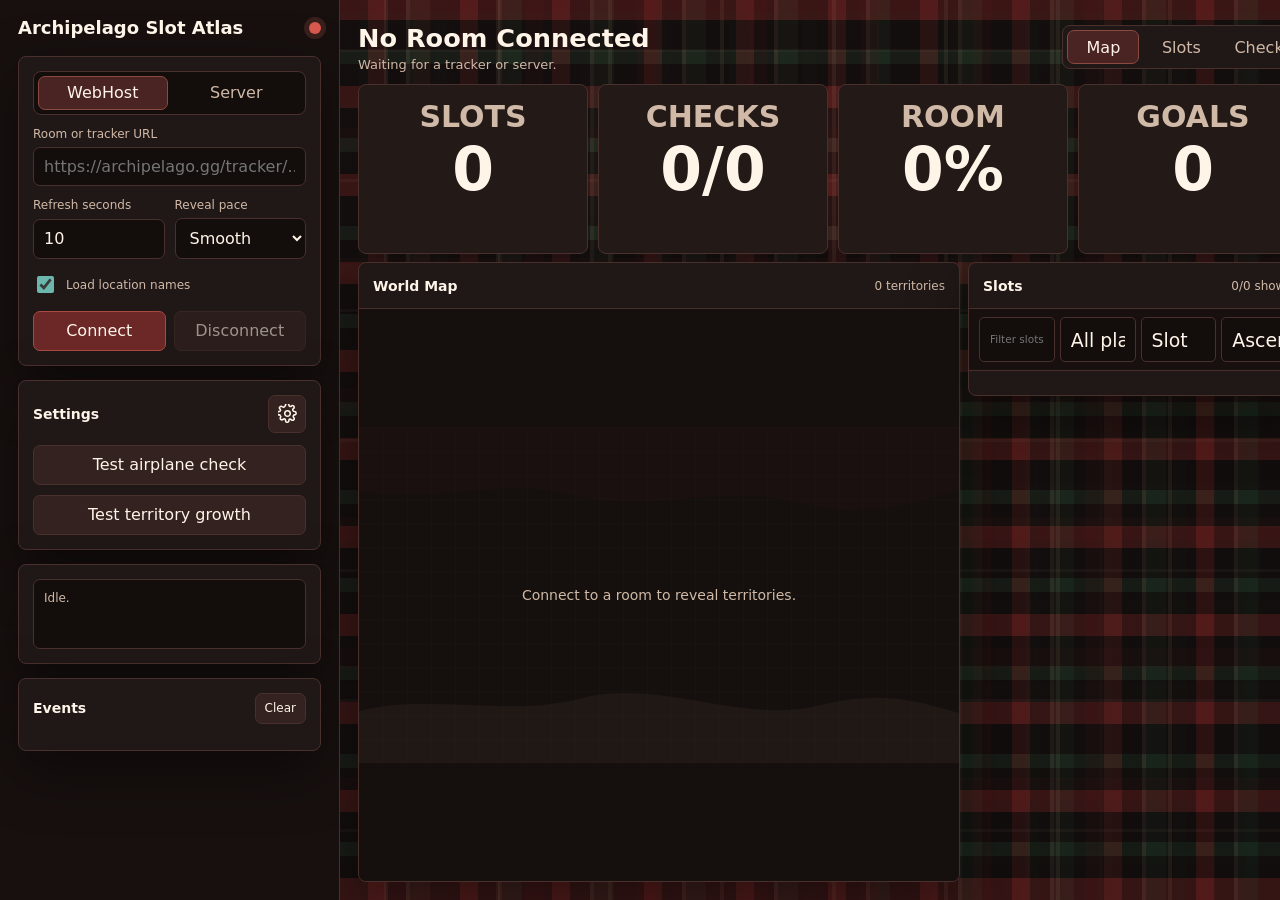
<file: archipelago-tracker/index.html>
<!doctype html>
<html lang="en">
<head>
  <meta charset="utf-8">
  <meta name="viewport" content="width=device-width, initial-scale=1">
  <title>Archipelago Slot Atlas</title>
  <style>
    :root {
      color-scheme: dark;
      --bg: #120d0d;
      --panel: #201817;
      --panel-2: #2a211d;
      --ink: #fff4e8;
      --muted: #d0b9a7;
      --line: #4a302c;
      --line-strong: #7e4a43;
      --good: #8fc06c;
      --warn: #e6b65b;
      --bad: #d8584e;
      --cyan: #6bb7ad;
      --violet: #b99cff;
      --flannel-red: #7f2425;
      --flannel-red-deep: #351516;
      --flannel-green: #274a32;
      --flannel-cream: #f0d3ac;
      --flannel-thread: rgba(240, 211, 172, 0.16);
      --shadow: 0 20px 60px rgba(0, 0, 0, 0.42);
      --radius: 8px;
      font-family: Inter, ui-sans-serif, system-ui, -apple-system, BlinkMacSystemFont, "Segoe UI", sans-serif;
    }

    * {
      box-sizing: border-box;
    }

    body {
      position: relative;
      margin: 0;
      min-height: 100vh;
      background:
        repeating-linear-gradient(0deg, rgba(127, 36, 37, 0.32) 0 22px, rgba(18, 13, 13, 0.48) 22px 44px, rgba(39, 74, 50, 0.22) 44px 58px, rgba(18, 13, 13, 0.48) 58px 88px),
        repeating-linear-gradient(90deg, rgba(127, 36, 37, 0.36) 0 18px, rgba(18, 13, 13, 0.55) 18px 38px, rgba(240, 211, 172, 0.12) 38px 42px, rgba(39, 74, 50, 0.2) 42px 62px, rgba(18, 13, 13, 0.52) 62px 92px),
        linear-gradient(145deg, #1a0f10 0%, #17110f 44%, #0e0d0b 100%);
      color: var(--ink);
      overflow-x: hidden;
    }

    body::before,
    body::after {
      content: "";
      position: fixed;
      inset: -24%;
      z-index: 0;
      pointer-events: none;
      transform: translate3d(0, 0, 0);
    }

    body::before {
      opacity: 0.42;
      background:
        repeating-linear-gradient(90deg, transparent 0 19px, rgba(240, 211, 172, 0.16) 19px 23px, transparent 23px 48px, rgba(127, 36, 37, 0.18) 48px 66px, transparent 66px 112px),
        repeating-linear-gradient(90deg, rgba(39, 74, 50, 0.12) 0 14px, transparent 14px 74px);
      animation: flannelDriftDiagonalA 480s steps(180, end) infinite;
    }

    body::after {
      opacity: 0.34;
      background:
        repeating-linear-gradient(0deg, transparent 0 24px, rgba(240, 211, 172, 0.12) 24px 27px, transparent 27px 56px, rgba(127, 36, 37, 0.16) 56px 78px, transparent 78px 130px),
        repeating-linear-gradient(0deg, rgba(39, 74, 50, 0.1) 0 12px, transparent 12px 84px);
      animation: flannelDriftDiagonalB 360s steps(180, end) infinite;
    }

    body.motion-paused::before,
    body.motion-paused::after {
      animation-play-state: paused;
    }

    @keyframes flannelDriftDiagonalA {
      from { transform: translate3d(-64px, -44px, 0); }
      to { transform: translate3d(116px, 72px, 0); }
    }

    @keyframes flannelDriftDiagonalB {
      from { transform: translate3d(58px, -96px, 0); }
      to { transform: translate3d(-72px, 184px, 0); }
    }

    @media (prefers-reduced-motion: reduce) {
      body::before,
      body::after {
        animation: none;
      }
    }

    button,
    input,
    select {
      font: inherit;
    }

    button {
      border: 1px solid var(--line);
      background: #33221f;
      color: var(--ink);
      border-radius: 7px;
      cursor: pointer;
      transition: transform 140ms ease, border-color 140ms ease, background 140ms ease;
    }

    button:hover {
      border-color: var(--line-strong);
      background: #402824;
    }

    button:active {
      transform: translateY(1px);
    }

    button:disabled {
      cursor: not-allowed;
      opacity: 0.56;
    }

    .app-shell {
      position: relative;
      z-index: 1;
      display: grid;
      grid-template-columns: minmax(292px, 340px) minmax(0, 1fr);
      min-height: 100vh;
    }

    .sidebar {
      position: sticky;
      top: 0;
      height: 100vh;
      padding: 18px;
      border-right: 1px solid var(--line);
      background: #17100f;
      backdrop-filter: blur(18px);
      overflow: auto;
    }

    .brand {
      display: flex;
      align-items: center;
      justify-content: space-between;
      gap: 12px;
      margin-bottom: 18px;
    }

    .brand h1 {
      margin: 0;
      font-size: 18px;
      line-height: 1.1;
      letter-spacing: 0;
    }

    .connection-dot {
      width: 12px;
      height: 12px;
      flex: 0 0 auto;
      border-radius: 999px;
      background: var(--bad);
      box-shadow: 0 0 0 5px rgba(239, 111, 100, 0.16);
    }

    .connection-dot.live {
      background: var(--good);
      box-shadow: 0 0 0 5px rgba(128, 211, 107, 0.15);
    }

    .connection-dot.waiting {
      background: var(--warn);
      box-shadow: 0 0 0 5px rgba(238, 184, 95, 0.15);
    }

    .control-block {
      display: grid;
      gap: 12px;
      padding: 14px;
      margin-bottom: 14px;
      border: 1px solid var(--line);
      border-radius: var(--radius);
      background: #201817;
      box-shadow: var(--shadow);
    }

    .segmented {
      display: grid;
      grid-template-columns: 1fr 1fr;
      gap: 4px;
      padding: 4px;
      border: 1px solid var(--line);
      border-radius: 8px;
      background: #130d0c;
    }

    .segmented button {
      min-height: 34px;
      border-color: transparent;
      background: transparent;
      color: var(--muted);
    }

    .segmented button.active {
      background: #4a2422;
      color: var(--ink);
      border-color: #8a4a40;
    }

    .field {
      display: grid;
      gap: 6px;
    }

    label {
      font-size: 12px;
      color: var(--muted);
    }

    input,
    select {
      width: 100%;
      min-height: 38px;
      padding: 9px 10px;
      border: 1px solid var(--line);
      border-radius: 7px;
      background: #130d0c;
      color: var(--ink);
      outline: none;
      transition: border-color 140ms ease, box-shadow 140ms ease;
    }

    input:focus,
    select:focus {
      border-color: var(--cyan);
      box-shadow: 0 0 0 3px rgba(100, 199, 195, 0.14);
    }

    .field-row {
      display: grid;
      grid-template-columns: 1fr 1fr;
      gap: 10px;
    }

    .check-row {
      display: flex;
      align-items: center;
      gap: 9px;
      min-height: 28px;
      color: var(--muted);
      font-size: 13px;
    }

    .check-row input {
      width: 17px;
      min-height: 17px;
      accent-color: var(--cyan);
    }

    .button-row {
      display: grid;
      grid-template-columns: 1fr 1fr;
      gap: 8px;
    }

    .primary-button {
      min-height: 40px;
      background: #6b2827;
      border-color: #a84a42;
    }

    .primary-button:hover {
      background: #83312f;
    }

    .ghost-button {
      min-height: 40px;
    }

    .small-button {
      min-height: 31px;
      padding: 5px 9px;
      font-size: 12px;
    }

    .settings-head {
      display: flex;
      align-items: center;
      justify-content: space-between;
      gap: 10px;
    }

    .settings-title {
      margin: 0;
      font-size: 14px;
      letter-spacing: 0;
    }

    .icon-button {
      width: 38px;
      height: 38px;
      display: inline-grid;
      place-items: center;
      padding: 0;
    }

    .icon-button svg {
      width: 19px;
      height: 19px;
      stroke: currentColor;
      stroke-width: 2;
      fill: none;
      stroke-linecap: round;
      stroke-linejoin: round;
    }

    .settings-body {
      display: grid;
      gap: 10px;
    }

    .settings-body.collapsed {
      display: none;
    }

    .status-box {
      min-height: 70px;
      padding: 10px;
      border: 1px solid var(--line);
      border-radius: 7px;
      background: #130d0c;
      color: var(--muted);
      font-size: 12px;
      line-height: 1.45;
    }

    .event-list {
      display: grid;
      gap: 8px;
      max-height: 178px;
      overflow: auto;
      padding-right: 3px;
    }

    .event {
      padding: 8px 9px;
      border: 1px solid var(--line);
      border-radius: 7px;
      background: #17100f;
      color: var(--muted);
      font-size: 12px;
      line-height: 1.35;
    }

    .main {
      min-width: 0;
      padding: 18px;
      display: grid;
      grid-template-rows: auto auto minmax(0, 1fr);
      gap: 8px;
    }

    .topbar {
      display: grid;
      grid-template-columns: minmax(0, 1fr) auto;
      align-items: center;
      gap: 14px;
      min-height: 58px;
    }

    .topbar-title {
      min-width: 0;
    }

    .topbar-title h2 {
      margin: 0 0 4px;
      font-size: clamp(20px, 2vw, 28px);
      letter-spacing: 0;
    }

    .topbar-title p {
      margin: 0;
      color: var(--muted);
      font-size: 13px;
      overflow: hidden;
      text-overflow: ellipsis;
      white-space: nowrap;
    }

    .view-tabs {
      display: flex;
      align-items: center;
      gap: 6px;
      padding: 4px;
      border: 1px solid var(--line);
      border-radius: 8px;
      background: #201817;
    }

    .view-tabs button {
      min-width: 72px;
      min-height: 34px;
      padding: 6px 10px;
      border-color: transparent;
      background: transparent;
      color: var(--muted);
    }

    .view-tabs button.active {
      color: var(--ink);
      background: #4a2422;
      border-color: #8a4a40;
    }

    .content-grid {
      min-height: 0;
      display: grid;
      grid-template-columns: minmax(0, 1.35fr) minmax(340px, 0.65fr);
      gap: 8px;
    }

    .panel {
      min-width: 0;
      min-height: 0;
      border: 1px solid var(--line);
      border-radius: var(--radius);
      background: #201817;
      box-shadow: var(--shadow);
      overflow: hidden;
    }

    .panel-header {
      display: flex;
      align-items: center;
      justify-content: space-between;
      gap: 12px;
      min-height: 46px;
      padding: 12px 14px;
      border-bottom: 1px solid var(--line);
    }

    .panel-header h3 {
      margin: 0;
      font-size: 14px;
      letter-spacing: 0;
    }

    .panel-header .subtle {
      color: var(--muted);
      font-size: 12px;
    }

    .map-panel {
      display: grid;
      grid-template-rows: auto minmax(380px, 1fr);
    }

    .map-wrap {
      position: relative;
      min-height: 380px;
      background: #15100e;
      overflow: hidden;
    }

    .atlas {
      width: 100%;
      height: 100%;
      display: block;
    }

    .ocean-grid {
      opacity: 0.28;
    }

    .land-base {
      fill: #33251f;
      stroke: #6d4a3d;
      stroke-width: 1.4;
      vector-effect: non-scaling-stroke;
    }

    .land-fill {
      stroke: none;
      filter: saturate(1.06);
    }

    .territory-army {
      pointer-events: none;
      font-size: 17px;
      dominant-baseline: middle;
      text-anchor: middle;
      paint-order: stroke;
      stroke: rgba(0, 0, 0, 0.78);
      stroke-width: 3px;
    }

    .land-label {
      --label-stroke: 7px;
      pointer-events: none;
      fill: #f8f9ef;
      paint-order: stroke;
      stroke: rgba(0, 0, 0, 0.68);
      stroke-width: var(--label-stroke);
      font-weight: 800;
      text-anchor: middle;
      dominant-baseline: middle;
    }

    .land-percent {
      --percent-stroke: 5px;
      pointer-events: none;
      fill: #d9decf;
      paint-order: stroke;
      stroke: rgba(0, 0, 0, 0.74);
      stroke-width: var(--percent-stroke);
      font-weight: 850;
      text-anchor: middle;
      dominant-baseline: middle;
    }

    .selected-region .land-base {
      stroke: #f4f5ec;
      stroke-width: 2.4;
    }

    .atlas.dense-map .land-label {
      --label-stroke: 5px;
    }

    .atlas.dense-map .land-percent {
      --percent-stroke: 4px;
    }

    .atlas.dense-map .territory-army {
      font-size: 13px;
      stroke-width: 2px;
    }

    .atlas.ultra-dense-map .land-base,
    .atlas.ultra-dense-map .land-fill {
      stroke-width: 1px;
    }

    .atlas.ultra-dense-map .land-label {
      --label-stroke: 4px;
    }

    .atlas.ultra-dense-map .land-percent {
      display: block;
      --percent-stroke: 3px;
    }

    .atlas.ultra-dense-map .territory-army {
      font-size: 10px;
      stroke-width: 1.5px;
    }

    .atlas.mega-map .land-base,
    .atlas.mega-map .land-fill {
      stroke-width: 0.75px;
    }

    .atlas.mega-map .land-label {
      display: block;
      --label-stroke: 3px;
    }

    .atlas.mega-map .land-percent {
      display: none;
    }

    .atlas.mega-map .territory-army {
      display: none;
    }

    .flight-line {
      fill: none;
      stroke: var(--flight-color, rgba(240, 211, 172, 0.66));
      stroke-width: 2;
      stroke-linecap: round;
      stroke-dasharray: 6 7;
      vector-effect: non-scaling-stroke;
    }

    .flight-plane {
      font-size: 22px;
      dominant-baseline: middle;
      text-anchor: middle;
      paint-order: stroke;
      stroke: rgba(74, 48, 44, 0.86);
      stroke-width: 3px;
    }

    .flight-label {
      pointer-events: none;
      fill: var(--flight-color, #fff4e8);
      paint-order: stroke;
      stroke: rgba(0, 0, 0, 0.72);
      stroke-width: 3px;
      font-size: 11px;
      font-weight: 850;
      text-anchor: middle;
    }

    .empty-map {
      position: absolute;
      inset: 0;
      display: grid;
      place-items: center;
      color: var(--muted);
      font-size: 14px;
      text-align: center;
      padding: 28px;
    }

    .stat-grid {
      display: grid;
      grid-template-columns: repeat(auto-fit, 230px);
      justify-content: center;
      justify-self: center;
      width: 100%;
      max-width: 980px;
      gap: 10px;
    }

    .stat {
      width: 230px;
      height: 170px;
      padding: 14px;
      border: 1px solid var(--line);
      border-radius: var(--radius);
      background: #231917;
      position: relative;
      display: grid;
      place-items: center;
      text-align: center;
    }

    .stat strong {
      display: block;
      width: 100%;
      font-size: 60px;
      line-height: 1.1;
      font-weight: 850;
      overflow: hidden;
      text-overflow: ellipsis;
      white-space: nowrap;
    }

    .stat strong.compact-value {
      font-size: 48px;
    }

    .stat strong.tiny-value {
      font-size: 38px;
    }

    .stat span {
      display: block;
      position: absolute;
      top: 16px;
      left: 10px;
      right: 10px;
      margin-top: 0;
      color: var(--muted);
      font-size: 30px;
      font-weight: 760;
      line-height: 1.05;
      text-transform: uppercase;
    }

    .side-stack {
      min-height: 0;
      display: grid;
      grid-template-rows: auto minmax(0, 1fr);
      gap: 8px;
    }

    .slot-list {
      min-height: 0;
      overflow: auto;
      padding: 12px;
      display: grid;
      grid-template-columns: 1fr;
      align-content: start;
      gap: 10px;
    }

    .slot-toolbar {
      display: grid;
      grid-template-columns: repeat(4, minmax(0, 1fr));
      justify-content: stretch;
      align-items: center;
      gap: 5px;
      min-height: 50px;
      padding: 8px 10px;
      border-bottom: 1px solid var(--line);
      background: #18100f;
      overflow: hidden;
    }

    .slot-toolbar.three {
      grid-template-columns: repeat(4, minmax(0, 1fr));
    }

    .slot-toolbar input,
    .slot-toolbar select {
      appearance: none;
      width: 100%;
      min-height: 45px;
      height: 45px;
      padding: 0 10px;
      border-radius: 5px;
      font-size: 10.5px;
      line-height: 45px;
    }

    .slot-toolbar select {
      font-size: 18.9px;
      line-height: 45px;
    }

    .table-panel > .panel-header {
      min-height: 28px;
      padding: 4px 10px;
    }

    .slot-card {
      display: grid;
      grid-template-columns: 52px minmax(0, 1fr);
      gap: 10px;
      align-items: center;
      min-height: 82px;
      padding: 10px;
      border: 1px solid var(--line);
      border-radius: var(--radius);
      background: #17100f;
      cursor: pointer;
      transition: border-color 140ms ease, background 140ms ease, transform 140ms ease;
    }

    .slot-list.room-small {
      gap: 14px;
    }

    .slot-list.room-small .slot-card {
      grid-template-columns: 78px minmax(0, 1fr);
      min-height: 118px;
      padding: 14px;
      gap: 14px;
    }

    .slot-list.room-small .ring {
      width: 72px;
      height: 72px;
      font-size: 17px;
    }

    .slot-list.room-small .slot-name {
      font-size: 19px;
    }

    .slot-list.room-small .slot-state {
      font-size: 12px;
      padding: 4px 8px;
    }

    .slot-list.room-small .slot-meta {
      font-size: 15px;
    }

    .slot-list.room-small .bar {
      height: 12px;
      margin-top: 12px;
    }

    .slot-list.room-medium .slot-card {
      grid-template-columns: 62px minmax(0, 1fr);
      min-height: 96px;
      padding: 12px;
      gap: 12px;
    }

    .slot-list.room-medium .ring {
      width: 58px;
      height: 58px;
      font-size: 14px;
    }

    .slot-list.room-medium .slot-name {
      font-size: 16px;
    }

    .slot-list.room-medium .slot-meta {
      font-size: 13px;
    }

    .slot-list.room-medium .bar {
      height: 9px;
    }

    .slot-list.room-large .slot-card {
      min-height: 72px;
      padding: 9px;
    }

    .slot-list.room-large .slot-name {
      font-size: 13px;
    }

    .slot-list.room-large .slot-meta {
      font-size: 11px;
    }

    .slot-list.room-large .bar {
      height: 6px;
    }

    .slot-card:hover {
      border-color: var(--line-strong);
      background: #221714;
    }

    .slot-card.selected {
      border-color: var(--flannel-cream);
      background: #2f1c19;
    }

    .ring {
      width: 48px;
      height: 48px;
      border-radius: 999px;
      display: grid;
      place-items: center;
      color: var(--ink);
      font-size: 12px;
      font-weight: 800;
      background:
        conic-gradient(var(--ring-color) var(--pct), #3c2a25 0),
        #3c2a25;
    }

    .ring::after {
      content: "";
      position: absolute;
    }

    .slot-body {
      min-width: 0;
    }

    .slot-name-row {
      display: flex;
      align-items: center;
      justify-content: space-between;
      gap: 10px;
      margin-bottom: 5px;
    }

    .slot-name {
      min-width: 0;
      overflow: hidden;
      text-overflow: ellipsis;
      white-space: nowrap;
      font-size: 14px;
      font-weight: 760;
    }

    .slot-state {
      flex: 0 0 auto;
      padding: 3px 7px;
      border: 1px solid var(--line);
      border-radius: 999px;
      color: var(--muted);
      font-size: 11px;
      line-height: 1.1;
    }

    .slot-meta {
      display: flex;
      align-items: center;
      justify-content: space-between;
      gap: 8px;
      color: var(--muted);
      font-size: 12px;
      min-width: 0;
    }

    .slot-game {
      min-width: 0;
      overflow: hidden;
      text-overflow: ellipsis;
      white-space: nowrap;
    }

    .bar {
      height: 7px;
      margin-top: 9px;
      border-radius: 999px;
      background: #3c2a25;
      overflow: hidden;
    }

    .bar-fill {
      height: 100%;
      width: var(--pct);
      border-radius: inherit;
      background: linear-gradient(90deg, var(--bar-color), #f0dc7a);
      transition: width var(--bar-speed, 520ms) ease;
    }

    .table-panel {
      display: grid;
      grid-template-rows: auto auto minmax(0, 1fr);
      min-height: 0;
    }

    .data-table-wrap {
      min-height: 0;
      overflow: auto;
    }

    table {
      width: 100%;
      border-collapse: collapse;
      min-width: 900px;
    }

    th,
    td {
      padding: 10px 12px;
      border-bottom: 1px solid var(--line);
      text-align: left;
      font-size: 13px;
      vertical-align: middle;
    }

    th {
      position: sticky;
      top: 0;
      z-index: 1;
      background: #1c1e19;
      color: var(--muted);
      font-size: 12px;
      font-weight: 680;
    }

    td {
      color: #dfe3d6;
    }

    tr:hover td {
      background: rgba(100, 199, 195, 0.045);
    }

    #slotTableBody.room-small td {
      padding: 14px 12px;
      font-size: 16px;
    }

    #slotTableBody.room-small .mini-progress {
      grid-template-columns: minmax(130px, 1fr) 60px;
    }

    #slotTableBody.room-small .bar {
      height: 12px;
    }

    #slotTableBody.room-medium td {
      padding: 12px;
      font-size: 14px;
    }

    #slotTableBody.room-medium .bar {
      height: 9px;
    }

    #slotTableBody.room-large td {
      padding: 8px 10px;
      font-size: 12px;
    }

    #slotTableBody.room-large .bar {
      height: 6px;
    }

    .mini-progress {
      display: grid;
      grid-template-columns: minmax(90px, 1fr) 48px;
      gap: 8px;
      align-items: center;
    }

    .checks-panel {
      display: grid;
      grid-template-rows: auto auto minmax(0, 1fr);
      min-height: 0;
    }

    .main.checks-active {
      gap: 8px;
    }

    .main.checks-active .topbar {
      min-height: 44px;
    }

    .main.checks-active .topbar-title h2 {
      font-size: 18px;
      margin-bottom: 0;
    }

    .main.checks-active .topbar-title p {
      display: none;
    }

    .main.checks-active .stat-grid {
      gap: 8px;
    }

    .main.checks-active .stat {
      padding: 8px;
    }

    .main.checks-active .stat strong {
      font-size: 60px;
    }

    .main.checks-active .stat strong.compact-value {
      font-size: 48px;
    }

    .main.checks-active .stat strong.tiny-value {
      font-size: 38px;
    }

    .main.checks-active .stat span {
      margin-top: 0;
      font-size: 30px;
    }

    .checks-toolbar {
      display: grid;
      grid-template-columns: minmax(160px, 1fr) 132px 122px;
      gap: 8px;
      padding: 10px 12px;
      border-bottom: 1px solid var(--line);
      background: #18100f;
    }

    .check-list {
      min-height: 0;
      overflow: auto;
      padding: 12px;
      display: grid;
      align-content: start;
      gap: 7px;
    }

    .check-item {
      display: grid;
      grid-template-columns: 84px minmax(0, 1fr);
      gap: 10px;
      min-height: 38px;
      align-items: center;
      padding: 8px 10px;
      border: 1px solid var(--line);
      border-radius: 7px;
      background: #17100f;
      color: #dfe3d6;
      font-size: 13px;
    }

    .check-badge {
      display: inline-flex;
      align-items: center;
      justify-content: center;
      min-height: 22px;
      padding: 3px 7px;
      border-radius: 999px;
      border: 1px solid var(--line);
      color: var(--muted);
      font-size: 11px;
    }

    .check-badge.done {
      color: #c9f5bf;
      border-color: rgba(128, 211, 107, 0.42);
      background: rgba(128, 211, 107, 0.1);
    }

    .check-badge.missing {
      color: #f6d18b;
      border-color: rgba(238, 184, 95, 0.44);
      background: rgba(238, 184, 95, 0.08);
    }

    .check-name {
      min-width: 0;
      overflow: hidden;
      text-overflow: ellipsis;
      white-space: nowrap;
    }

    .hidden {
      display: none !important;
    }

    @media (max-width: 1120px) {
      .content-grid {
        grid-template-columns: 1fr;
      }

      .side-stack {
        grid-template-rows: auto auto;
      }

      .slot-list {
        max-height: 420px;
      }
    }

    @media (max-width: 820px) {
      .app-shell {
        grid-template-columns: 1fr;
      }

      .sidebar {
        position: relative;
        height: auto;
        border-right: 0;
        border-bottom: 1px solid var(--line);
      }

      .topbar {
        grid-template-columns: 1fr;
      }

      .view-tabs {
        width: 100%;
      }

      .view-tabs button {
        flex: 1 1 0;
        min-width: 0;
      }

      .stat-grid {
        grid-template-columns: repeat(2, 230px);
      }

      .checks-toolbar {
        grid-template-columns: 1fr;
      }

      .slot-toolbar,
      .slot-toolbar.three {
        grid-template-columns: repeat(4, minmax(0, 1fr));
      }
    }

    @media (max-width: 520px) {
      .main,
      .sidebar {
        padding: 12px;
      }

      .field-row,
      .button-row {
        grid-template-columns: 1fr;
      }

      .stat-grid {
        grid-template-columns: minmax(0, 230px);
      }

      .map-panel {
        grid-template-rows: auto minmax(300px, 1fr);
      }

      .map-wrap {
        min-height: 300px;
      }
    }
  </style>
</head>
<body>
  <div class="app-shell">
    <aside class="sidebar">
      <div class="brand">
        <h1>Archipelago Slot Atlas</h1>
        <span id="connectionDot" class="connection-dot" title="Connection state"></span>
      </div>

      <section class="control-block">
        <div class="segmented" aria-label="Connection mode">
          <button id="webhostModeButton" class="active" type="button">WebHost</button>
          <button id="serverModeButton" type="button">Server</button>
        </div>

        <div id="webhostFields" class="field">
          <label for="trackerInput">Room or tracker URL</label>
          <input id="trackerInput" autocomplete="off" placeholder="https://archipelago.gg/tracker/... or randomfuzzy.games/tracker/...">
        </div>

        <div id="serverFields" class="hidden">
          <div class="field">
            <label for="serverInput">Server address</label>
            <input id="serverInput" autocomplete="off" placeholder="archipelago.gg:38281">
          </div>
          <div class="field-row">
            <div class="field">
              <label for="slotInput">Observer slot</label>
              <input id="slotInput" autocomplete="off" placeholder="Player name">
            </div>
            <div class="field">
              <label for="passwordInput">Password</label>
              <input id="passwordInput" type="password" autocomplete="off" placeholder="Optional">
            </div>
          </div>
          <div class="check-row">
            <input id="secureSocketInput" type="checkbox">
            <label for="secureSocketInput">Use wss://</label>
          </div>
        </div>

        <div class="field-row">
          <div class="field">
            <label for="pollInput">Refresh seconds</label>
            <input id="pollInput" type="number" min="5" max="120" step="1" value="10">
          </div>
          <div class="field">
            <label for="themeInput">Reveal pace</label>
            <select id="themeInput">
              <option value="smooth">Smooth</option>
              <option value="snappy">Snappy</option>
              <option value="quiet">Quiet</option>
            </select>
          </div>
        </div>

        <div class="check-row">
          <input id="namesInput" type="checkbox" checked>
          <label for="namesInput">Load location names</label>
        </div>

        <div class="button-row">
          <button id="connectButton" class="primary-button" type="button">Connect</button>
          <button id="disconnectButton" class="ghost-button" type="button" disabled>Disconnect</button>
        </div>
      </section>

      <section class="control-block">
        <div class="settings-head">
          <h3 class="settings-title">Settings</h3>
          <button id="settingsToggleButton" class="icon-button" type="button" title="Toggle settings" aria-label="Toggle settings" aria-expanded="true">
            <svg viewBox="0 0 24 24" aria-hidden="true">
              <path d="M12 15.5a3.5 3.5 0 1 0 0-7 3.5 3.5 0 0 0 0 7Z"></path>
              <path d="M19.4 15a1.8 1.8 0 0 0 .36 1.98l.06.06a2.1 2.1 0 0 1-2.97 2.97l-.06-.06A1.8 1.8 0 0 0 14.82 19a1.8 1.8 0 0 0-1.08 1.65V21a2.1 2.1 0 0 1-4.2 0v-.09A1.8 1.8 0 0 0 8.46 19a1.8 1.8 0 0 0-1.98.36l-.06.06a2.1 2.1 0 1 1-2.97-2.97l.06-.06A1.8 1.8 0 0 0 3 14.82a1.8 1.8 0 0 0-1.65-1.08H1.2a2.1 2.1 0 1 1 0-4.2h.15A1.8 1.8 0 0 0 3 8.46a1.8 1.8 0 0 0-.36-1.98l-.06-.06a2.1 2.1 0 1 1 2.97-2.97l.06.06A1.8 1.8 0 0 0 8.46 3a1.8 1.8 0 0 0 1.08-1.65V1.2a2.1 2.1 0 1 1 4.2 0v.15A1.8 1.8 0 0 0 14.82 3a1.8 1.8 0 0 0 1.98-.36l.06-.06a2.1 2.1 0 1 1 2.97 2.97l-.06.06A1.8 1.8 0 0 0 19 8.46a1.8 1.8 0 0 0 1.65 1.08h.15a2.1 2.1 0 1 1 0 4.2h-.15A1.8 1.8 0 0 0 19.4 15Z"></path>
            </svg>
          </button>
        </div>
        <div id="settingsBody" class="settings-body">
          <button id="testFlightButton" class="ghost-button" type="button">Test airplane check</button>
          <button id="testGrowthButton" class="ghost-button" type="button">Test territory growth</button>
        </div>
      </section>

      <section class="control-block">
        <div class="status-box" id="statusBox">Idle.</div>
      </section>

      <section class="control-block">
        <div class="panel-header" style="padding:0;border:0;min-height:unset;">
          <h3>Events</h3>
          <button id="clearEventsButton" class="small-button" type="button">Clear</button>
        </div>
        <div id="eventList" class="event-list"></div>
      </section>
    </aside>

    <main class="main">
      <header class="topbar">
        <div class="topbar-title">
          <h2 id="roomTitle">No Room Connected</h2>
          <p id="roomSubtitle">Waiting for a tracker or server.</p>
        </div>
        <nav class="view-tabs" aria-label="Display view">
          <button id="mapViewButton" class="active" type="button">Map</button>
          <button id="slotsViewButton" type="button">Slots</button>
          <button id="checksViewButton" type="button">Checks</button>
        </nav>
      </header>

      <section class="stat-grid">
        <div class="stat"><strong id="statSlots">0</strong><span>Slots</span></div>
        <div class="stat"><strong id="statChecks">0/0</strong><span>Checks</span></div>
        <div class="stat"><strong id="statPercent">0%</strong><span>Room</span></div>
        <div class="stat"><strong id="statGoals">0</strong><span>Goals</span></div>
      </section>

      <section id="mapView" class="content-grid">
        <article class="panel map-panel">
          <div class="panel-header">
            <h3>World Map</h3>
            <span id="mapSummary" class="subtle">0 territories</span>
          </div>
          <div class="map-wrap">
            <svg id="atlasSvg" class="atlas" viewBox="0 0 1000 560" role="img" aria-label="Slot progress world map"></svg>
            <div id="emptyMap" class="empty-map">Connect to a room to reveal territories.</div>
          </div>
        </article>

        <aside class="side-stack">
          <article class="panel">
            <div class="panel-header">
              <h3>Slots</h3>
              <span id="slotCountLabel" class="subtle">0 shown</span>
            </div>
            <div class="slot-toolbar">
              <input id="slotSearchInput" autocomplete="off" placeholder="Filter slots">
              <select id="slotGameFilter" aria-label="Platform filter"></select>
              <select id="slotSortSelect" aria-label="Sort slots">
                <option value="slot">Slot</option>
                <option value="percent">Percent</option>
                <option value="name">Name</option>
                <option value="game">Console</option>
              </select>
              <select id="slotSortDirSelect" aria-label="Sort direction">
                <option value="asc">Ascending</option>
                <option value="desc">Descending</option>
              </select>
            </div>
            <div id="slotList" class="slot-list"></div>
          </article>
        </aside>
      </section>

      <section id="slotsView" class="panel table-panel hidden">
        <div class="panel-header">
          <h3>Slot Data</h3>
          <span id="tableSummary" class="subtle">0 rows</span>
        </div>
        <div class="slot-toolbar three">
          <input id="tableSlotSearchInput" autocomplete="off" placeholder="Filter slots">
          <select id="tableSlotGameFilter" aria-label="Platform filter"></select>
          <select id="tableSlotSortSelect" aria-label="Sort slots">
            <option value="slot">Slot</option>
            <option value="percent">Percent</option>
            <option value="name">Name</option>
            <option value="game">Console</option>
          </select>
          <select id="tableSlotSortDirSelect" aria-label="Sort direction">
            <option value="asc">Ascending</option>
            <option value="desc">Descending</option>
          </select>
        </div>
        <div class="data-table-wrap">
          <table>
            <thead>
              <tr>
                <th>Slot</th>
                <th>Game</th>
                <th>Platform</th>
                <th>Progress</th>
                <th>State</th>
                <th>Elapsed</th>
                <th>Items</th>
                <th>Hints</th>
                <th>Activity</th>
              </tr>
            </thead>
            <tbody id="slotTableBody"></tbody>
          </table>
        </div>
      </section>

      <section id="checksView" class="panel checks-panel hidden">
        <div class="panel-header">
          <h3 id="checksTitle">Checks</h3>
          <span id="checksSummary" class="subtle">0 checks</span>
        </div>
        <div class="checks-toolbar">
          <input id="checkSearchInput" autocomplete="off" placeholder="Filter checks">
          <select id="checkSlotSelect" aria-label="Slot"></select>
          <select id="checkStateSelect" aria-label="Check state">
            <option value="all">All</option>
            <option value="checked">Checked</option>
            <option value="missing">Missing</option>
          </select>
        </div>
        <div id="checkList" class="check-list"></div>
      </section>
    </main>
  </div>

  <script>
    (() => {
      const AP_VERSION = { class: "Version", major: 0, minor: 6, build: 7 };
      const PRIMARY_TRACKER_TAGS = ["Tracker"];
      const SLOT_TRACKER_TAGS = ["Tracker", "NoText"];
      const ANIMATED_RENDER_INTERVAL_MS = 140;
      const ITEM_HANDLING_NONE = 0;
      const SLOT_TYPE_PLAYER = 1;
      const CLIENT_STATUS = new Map([
        [0, "Unknown"],
        [5, "Connected"],
        [10, "Ready"],
        [20, "Playing"],
        [30, "Goal"]
      ]);
      const PALETTE = [
        "#b7473f", "#8fc06c", "#e6b65b", "#6bb7ad", "#d88466",
        "#9e6fb5", "#caa46a", "#6d9f74", "#d8584e", "#8ab1d6",
        "#b98254", "#a6c96b", "#d0a3ff", "#cf8a88", "#f0d3ac"
      ];
      const REGION_TEMPLATES = [
        { d: "M104 142 C146 85 240 78 294 125 C340 164 316 227 250 246 C197 262 141 242 108 201 C87 174 88 157 104 142 Z", x: 206, y: 172 },
        { d: "M365 98 C427 60 527 79 570 136 C607 186 571 243 502 251 C430 259 354 232 337 178 C325 140 338 114 365 98 Z", x: 459, y: 166 },
        { d: "M664 111 C735 71 844 98 884 166 C918 224 878 292 790 303 C713 312 638 273 625 210 C616 165 632 129 664 111 Z", x: 765, y: 194 },
        { d: "M160 314 C225 278 302 307 327 370 C351 431 310 489 238 493 C175 497 121 451 116 391 C112 357 130 331 160 314 Z", x: 221, y: 393 },
        { d: "M430 315 C486 278 582 294 625 348 C670 405 632 475 553 490 C483 503 407 469 391 409 C381 368 396 336 430 315 Z", x: 512, y: 397 },
        { d: "M724 337 C780 303 859 316 897 369 C930 414 901 474 833 492 C761 511 696 477 677 417 C664 379 682 353 724 337 Z", x: 793, y: 409 },
        { d: "M74 250 C110 229 166 242 187 277 C208 314 181 352 132 354 C88 356 55 330 54 292 C54 273 62 257 74 250 Z", x: 122, y: 296 },
        { d: "M848 42 C899 30 958 57 974 102 C989 144 950 181 891 176 C840 172 807 138 815 95 C819 66 831 47 848 42 Z", x: 895, y: 108 },
        { d: "M329 260 C359 238 416 247 438 282 C459 316 438 354 392 359 C348 364 311 337 306 300 C303 282 312 268 329 260 Z", x: 372, y: 307 },
        { d: "M573 252 C610 226 676 240 699 283 C720 324 690 365 634 365 C584 365 545 334 548 293 C549 275 559 260 573 252 Z", x: 624, y: 303 }
      ];
      const PLATFORM_BY_GAME = new Map(Object.entries({
        "yacht dice": "Phone",
        "doom 2": "PC",
        "doom ii": "PC",
        "doom": "PC",
        "heretic": "PC",
        "quake": "PC",
        "duke nukem 3d": "PC",
        "minecraft": "PC",
        "factorio": "PC",
        "stardew valley": "PC",
        "terraria": "PC",
        "subnautica": "PC",
        "raft": "PC",
        "noita": "PC",
        "risk of rain 2": "PC",
        "slay the spire": "PC",
        "celeste": "PC",
        "hollow knight": "PC",
        "a short hike": "PC",
        "muse dash": "PC",
        "vvvvvv": "PC",
        "dlc quest": "PC",
        "timespinner": "PC",
        "lingo": "PC",
        "shivers": "PC",
        "rogue legacy": "PC",
        "manual": "Custom",
        "a link to the past": "SNES",
        "the legend of zelda": "NES",
        "zelda ii": "NES",
        "ocarina of time": "N64",
        "majora's mask": "N64",
        "majoras mask": "N64",
        "the wind waker": "GameCube",
        "twilight princess": "GameCube",
        "link's awakening dx": "Game Boy Color",
        "links awakening dx": "Game Boy Color",
        "oracle of ages": "Game Boy Color",
        "oracle of seasons": "Game Boy Color",
        "the minish cap": "Game Boy Advance",
        "super metroid": "SNES",
        "metroid fusion": "Game Boy Advance",
        "metroid zero mission": "Game Boy Advance",
        "metroid prime": "GameCube",
        "super mario world": "SNES",
        "super mario 64": "N64",
        "super mario bros. 3": "NES",
        "super mario bros 3": "NES",
        "yoshi's island": "SNES",
        "yoshis island": "SNES",
        "pokemon red and blue": "Game Boy",
        "pokemon red/blue": "Game Boy",
        "pokemon crystal": "Game Boy Color",
        "pokemon emerald": "Game Boy Advance",
        "pokemon fire red": "Game Boy Advance",
        "pokemon firered": "Game Boy Advance",
        "pokemon leaf green": "Game Boy Advance",
        "pokemon leafgreen": "Game Boy Advance",
        "kirby's dream land 3": "SNES",
        "kirbys dream land 3": "SNES",
        "landstalker": "Genesis",
        "sonic the hedgehog": "Genesis",
        "sonic adventure 2 battle": "GameCube",
        "sonic adventure dx": "GameCube",
        "final fantasy": "NES",
        "final fantasy mystic quest": "SNES",
        "secret of evermore": "SNES",
        "chrono trigger": "SNES",
        "donkey kong country 3": "SNES",
        "kingdom hearts": "PS2",
        "dark souls iii": "PC",
        "dark souls 3": "PC",
        "undertale": "PC"
      }));

      const els = {
        connectionDot: document.getElementById("connectionDot"),
        webhostModeButton: document.getElementById("webhostModeButton"),
        serverModeButton: document.getElementById("serverModeButton"),
        webhostFields: document.getElementById("webhostFields"),
        serverFields: document.getElementById("serverFields"),
        trackerInput: document.getElementById("trackerInput"),
        serverInput: document.getElementById("serverInput"),
        slotInput: document.getElementById("slotInput"),
        passwordInput: document.getElementById("passwordInput"),
        secureSocketInput: document.getElementById("secureSocketInput"),
        pollInput: document.getElementById("pollInput"),
        themeInput: document.getElementById("themeInput"),
        namesInput: document.getElementById("namesInput"),
        connectButton: document.getElementById("connectButton"),
        disconnectButton: document.getElementById("disconnectButton"),
        settingsToggleButton: document.getElementById("settingsToggleButton"),
        settingsBody: document.getElementById("settingsBody"),
        testFlightButton: document.getElementById("testFlightButton"),
        testGrowthButton: document.getElementById("testGrowthButton"),
        statusBox: document.getElementById("statusBox"),
        eventList: document.getElementById("eventList"),
        clearEventsButton: document.getElementById("clearEventsButton"),
        roomTitle: document.getElementById("roomTitle"),
        roomSubtitle: document.getElementById("roomSubtitle"),
        mapViewButton: document.getElementById("mapViewButton"),
        slotsViewButton: document.getElementById("slotsViewButton"),
        checksViewButton: document.getElementById("checksViewButton"),
        mapView: document.getElementById("mapView"),
        slotsView: document.getElementById("slotsView"),
        checksView: document.getElementById("checksView"),
        statSlots: document.getElementById("statSlots"),
        statChecks: document.getElementById("statChecks"),
        statPercent: document.getElementById("statPercent"),
        statGoals: document.getElementById("statGoals"),
        mapSummary: document.getElementById("mapSummary"),
        atlasSvg: document.getElementById("atlasSvg"),
        emptyMap: document.getElementById("emptyMap"),
        slotCountLabel: document.getElementById("slotCountLabel"),
        slotSearchInput: document.getElementById("slotSearchInput"),
        slotGameFilter: document.getElementById("slotGameFilter"),
        slotSortSelect: document.getElementById("slotSortSelect"),
        slotSortDirSelect: document.getElementById("slotSortDirSelect"),
        slotList: document.getElementById("slotList"),
        tableSummary: document.getElementById("tableSummary"),
        tableSlotSearchInput: document.getElementById("tableSlotSearchInput"),
        tableSlotGameFilter: document.getElementById("tableSlotGameFilter"),
        tableSlotSortSelect: document.getElementById("tableSlotSortSelect"),
        tableSlotSortDirSelect: document.getElementById("tableSlotSortDirSelect"),
        slotTableBody: document.getElementById("slotTableBody"),
        checksTitle: document.getElementById("checksTitle"),
        checksSummary: document.getElementById("checksSummary"),
        checkSearchInput: document.getElementById("checkSearchInput"),
        checkSlotSelect: document.getElementById("checkSlotSelect"),
        checkStateSelect: document.getElementById("checkStateSelect")
      };

      const state = {
        mode: "webhost",
        status: "idle",
        title: "No Room Connected",
        subtitle: "Waiting for a tracker or server.",
        sourceLabel: "",
        slots: new Map(),
        selectedKey: null,
        events: [],
        flights: [],
        nextFlightId: 1,
        fakeSlots: new Map(),
        nextFakeSlotId: 1,
        growthTests: new Map(),
        territoryProgress: new Map(),
        territoryAnimations: new Map(),
        animationRenderQueued: false,
        lastAnimationRenderAt: 0,
        slotFilters: {
          search: "",
          game: "all",
          sort: "slot",
          dir: "asc"
        },
        sockets: new Map(),
        primarySocket: null,
        pollTimer: null,
        dataPackages: new Map(),
        mapLayout: new Map(),
        mapSignature: "",
        webhost: null,
        direct: null,
        renderQueued: false,
        renderWhenVisible: false
      };

      function loadPrefs() {
        try {
          const prefs = JSON.parse(localStorage.getItem("ap-slot-atlas") || "{}");
          if (prefs.mode === "webhost" || prefs.mode === "server") setMode(prefs.mode);
          if (typeof prefs.tracker === "string") els.trackerInput.value = prefs.tracker;
          if (typeof prefs.server === "string") els.serverInput.value = prefs.server;
          if (typeof prefs.slot === "string") els.slotInput.value = prefs.slot;
          if (typeof prefs.poll === "number") els.pollInput.value = String(prefs.poll);
          if (typeof prefs.secure === "boolean") els.secureSocketInput.checked = prefs.secure;
        } catch (error) {
          addEvent("Preferences were reset.");
        }
      }

      function savePrefs() {
        const prefs = {
          mode: state.mode,
          tracker: els.trackerInput.value.trim(),
          server: els.serverInput.value.trim(),
          slot: els.slotInput.value.trim(),
          poll: Number(els.pollInput.value) || 10,
          secure: els.secureSocketInput.checked
        };
        localStorage.setItem("ap-slot-atlas", JSON.stringify(prefs));
      }

      function setMode(mode) {
        state.mode = mode;
        els.webhostModeButton.classList.toggle("active", mode === "webhost");
        els.serverModeButton.classList.toggle("active", mode === "server");
        els.webhostFields.classList.toggle("hidden", mode !== "webhost");
        els.serverFields.classList.toggle("hidden", mode !== "server");
      }

      function setView(view) {
        const active = {
          map: els.mapViewButton,
          slots: els.slotsViewButton,
          checks: els.checksViewButton
        };
        for (const button of Object.values(active)) button.classList.remove("active");
        active[view].classList.add("active");
        els.mapView.classList.toggle("hidden", view !== "map");
        els.slotsView.classList.toggle("hidden", view !== "slots");
        els.checksView.classList.toggle("hidden", view !== "checks");
        document.querySelector(".main").classList.toggle("checks-active", view === "checks");
      }

      function setStatus(status, text) {
        state.status = status;
        if (text) els.statusBox.textContent = text;
        els.connectionDot.classList.toggle("live", status === "live");
        els.connectionDot.classList.toggle("waiting", status === "waiting");
        els.connectButton.disabled = status === "waiting";
        els.disconnectButton.disabled = status === "idle";
      }

      function addEvent(text) {
        const time = new Date().toLocaleTimeString([], { hour: "2-digit", minute: "2-digit", second: "2-digit" });
        state.events.unshift({ time, text });
        state.events = state.events.slice(0, 18);
        els.eventList.innerHTML = state.events.map(event =>
          `<div class="event"><strong>${escapeHtml(event.time)}</strong> ${escapeHtml(event.text)}</div>`
        ).join("");
      }

      function resetRoom() {
        for (const socket of state.sockets.values()) closeSocket(socket);
        if (state.primarySocket) closeSocket(state.primarySocket);
        state.sockets.clear();
        state.primarySocket = null;
        if (state.pollTimer) window.clearInterval(state.pollTimer);
        state.pollTimer = null;
        state.slots.clear();
        state.selectedKey = null;
        state.flights = [];
        state.nextFlightId = 1;
        state.fakeSlots = new Map();
        state.nextFakeSlotId = 1;
        state.growthTests = new Map();
        state.territoryProgress = new Map();
        state.territoryAnimations = new Map();
        state.animationRenderQueued = false;
        state.lastAnimationRenderAt = 0;
        state.renderQueued = false;
        state.renderWhenVisible = false;
        state.mapLayout = new Map();
        state.mapSignature = "";
        state.dataPackages.clear();
        state.webhost = null;
        state.direct = null;
        state.title = "No Room Connected";
        state.subtitle = "Waiting for a tracker or server.";
      }

      function closeSocket(socket) {
        try {
          socket.onclose = null;
          socket.onerror = null;
          socket.onmessage = null;
          socket.close();
        } catch (error) {
          /* no-op */
        }
      }

      function slotKey(team, slot) {
        return `${Number(team)}:${Number(slot)}`;
      }

      function ensureSlot(team, slot) {
        const key = slotKey(team, slot);
        if (!state.slots.has(key)) {
          state.slots.set(key, {
            key,
            team: Number(team),
            id: Number(slot),
            name: `Slot ${slot}`,
            alias: "",
            game: "Unknown",
            total: 0,
            checked: new Set(),
            missing: null,
            items: [],
            itemsInitialized: false,
            hints: [],
            status: 0,
            firstSeenAt: new Date().toISOString(),
            startedAt: null,
            finishedAt: null,
            lastActivity: null,
            lastConnection: null,
            socketState: "idle",
            color: PALETTE[state.slots.size % PALETTE.length]
          });
        }
        return state.slots.get(key);
      }

      function progressOf(slot) {
        const total = Number(slot.total) || slot.checked.size + (slot.missing ? slot.missing.size : 0);
        if (!total) return 0;
        return Math.max(0, Math.min(100, Math.round((slot.checked.size / total) * 1000) / 10));
      }

      function visualProgressOf(slot) {
        if (slot.fakeSlot) {
          const now = performance.now();
          const elapsed = Math.max(0, Math.min(slot.growthDuration, now - slot.growthStartedAt));
          const t = elapsed / slot.growthDuration;
          return Math.round(easeInOutCubic(t) * 1000) / 10;
        }
        const target = targetProgressOf(slot);
        return animatedTerritoryProgress(slot.key, target);
      }

      function animatedTerritoryProgress(key, target) {
        const now = performance.now();
        const current = state.territoryProgress.has(key) ? state.territoryProgress.get(key) : target;
        const active = state.territoryAnimations.get(key);

        if (active) {
          const t = Math.max(0, Math.min(1, (now - active.startedAt) / active.duration));
          const value = active.from + (active.to - active.from) * easeInOutCubic(t);
          if (t >= 1) {
            state.territoryAnimations.delete(key);
            state.territoryProgress.set(key, active.to);
            return Math.round(active.to * 10) / 10;
          }
          queueAnimatedRender();
          state.territoryProgress.set(key, value);
          return Math.round(value * 10) / 10;
        }

        if (Math.abs(target - current) > 0.1) {
          const duration = target > current ? 1800 : 520;
          state.territoryAnimations.set(key, { from: current, to: target, startedAt: now, duration });
          queueAnimatedRender();
          return Math.round(current * 10) / 10;
        }

        state.territoryProgress.set(key, target);
        return Math.round(target * 10) / 10;
      }

      function targetProgressOf(slot) {
        const override = state.growthTests.get(slot.key);
        if (override && performance.now() < override.expiresAt) {
          return override.percent;
        }
        if (override) state.growthTests.delete(slot.key);
        return progressOf(slot);
      }

      function totalOf(slot) {
        return Number(slot.total) || slot.checked.size + (slot.missing ? slot.missing.size : 0);
      }

      function stateLabel(status) {
        return CLIENT_STATUS.get(Number(status)) || String(status || "Unknown");
      }

      function setSlotStatus(slot, status, timestamp = null) {
        const nextStatus = Number(status) || 0;
        const previous = Number(slot.status) || 0;
        slot.status = nextStatus;
        if (nextStatus === 30 && previous !== 30 && !slot.finishedAt) {
          slot.finishedAt = timestamp || slot.lastActivity || new Date().toISOString();
        }
      }

      function setSlotStart(slot, timestamp) {
        if (!timestamp) return;
        const incoming = new Date(timestamp);
        if (Number.isNaN(incoming.getTime())) return;
        const existing = slot.startedAt ? new Date(slot.startedAt) : null;
        if (!existing || Number.isNaN(existing.getTime()) || incoming < existing) {
          slot.startedAt = incoming.toISOString();
        }
      }

      function slotStartTime(slot) {
        return slot.startedAt || slot.firstSeenAt || null;
      }

      function slotEndTime(slot) {
        if (slot.finishedAt) return slot.finishedAt;
        if (Number(slot.status) === 30) return slot.lastActivity || new Date().toISOString();
        return new Date().toISOString();
      }

      function elapsedLabel(slot) {
        const start = slotStartTime(slot);
        if (!start) return "Unknown";
        const startDate = new Date(start);
        const endDate = new Date(slotEndTime(slot));
        if (Number.isNaN(startDate.getTime()) || Number.isNaN(endDate.getTime())) return "Unknown";
        const prefix = Number(slot.status) === 30 ? "" : "In progress ";
        return prefix + formatDuration(Math.max(0, endDate - startDate));
      }

      function formatDuration(ms) {
        const totalHours = Math.floor(ms / 3600000);
        const months = Math.floor(totalHours / (24 * 30));
        const days = Math.floor((totalHours - months * 24 * 30) / 24);
        const hours = totalHours % 24;
        const parts = [];
        if (months) parts.push(`${months}mo`);
        if (days || months) parts.push(`${days}d`);
        parts.push(`${hours}h`);
        return parts.join(" ");
      }

      function sortedSlots() {
        return Array.from(state.slots.values()).sort((a, b) => a.team - b.team || a.id - b.id);
      }

      function activeFakeSlots() {
        const now = performance.now();
        const active = [];
        for (const [key, slot] of state.fakeSlots.entries()) {
          if (now > slot.removeAt) {
            state.fakeSlots.delete(key);
            state.growthTests.delete(key);
            state.mapSignature = "";
          } else {
            active.push(slot);
          }
        }
        if (active.some(slot => now < slot.growthEndsAt)) {
          queueAnimatedRender();
        }
        return active.sort((a, b) => a.id - b.id);
      }

      function filteredSortedSlots(slots) {
        const search = state.slotFilters.search.trim().toLowerCase();
        const game = state.slotFilters.game;
        const dir = state.slotFilters.dir === "desc" ? -1 : 1;
        const sort = state.slotFilters.sort;

        return slots.filter(slot => {
          const platform = platformForGame(slot.game);
          const matchesSearch = !search ||
            displayName(slot).toLowerCase().includes(search) ||
            slot.game.toLowerCase().includes(search) ||
            platform.toLowerCase().includes(search) ||
            String(slot.id).includes(search);
          const matchesGame = game === "all" || platform === game;
          return matchesSearch && matchesGame;
        }).sort((a, b) => {
          let result = 0;
          if (sort === "percent") {
            result = progressOf(a) - progressOf(b);
          } else if (sort === "name") {
            result = displayName(a).localeCompare(displayName(b), undefined, { sensitivity: "base" });
          } else if (sort === "game") {
            result = platformForGame(a.game).localeCompare(platformForGame(b.game), undefined, { sensitivity: "base" }) ||
              a.game.localeCompare(b.game, undefined, { sensitivity: "base" }) ||
              displayName(a).localeCompare(displayName(b), undefined, { sensitivity: "base" });
          } else {
            result = (a.team - b.team) || (a.id - b.id);
          }
          return result * dir;
        });
      }

      function refreshSlotFilterControls(slots) {
        const platforms = Array.from(new Set(slots.map(slot => platformForGame(slot.game)).filter(Boolean))).sort((a, b) => a.localeCompare(b));
        const options = `<option value="all">All platforms</option>` + platforms.map(platform =>
          `<option value="${escapeHtml(platform)}">${escapeHtml(platform)}</option>`
        ).join("");

        syncSelectOptions(els.slotGameFilter, options, state.slotFilters.game);
        syncSelectOptions(els.tableSlotGameFilter, options, state.slotFilters.game);
        syncControlValues();
      }

      function syncSelectOptions(select, options, value) {
        if (select.innerHTML !== options) select.innerHTML = options;
        if (Array.from(select.options).some(option => option.value === value)) {
          select.value = value;
        } else {
          select.value = "all";
          state.slotFilters.game = "all";
        }
      }

      function syncControlValues() {
        els.slotSearchInput.value = state.slotFilters.search;
        els.tableSlotSearchInput.value = state.slotFilters.search;
        els.slotGameFilter.value = state.slotFilters.game;
        els.tableSlotGameFilter.value = state.slotFilters.game;
        els.slotSortSelect.value = state.slotFilters.sort;
        els.tableSlotSortSelect.value = state.slotFilters.sort;
        els.slotSortDirSelect.value = state.slotFilters.dir;
        els.tableSlotSortDirSelect.value = state.slotFilters.dir;
      }

      function updateSlotFilters(partial) {
        state.slotFilters = { ...state.slotFilters, ...partial };
        syncControlValues();
        queueRender();
      }

      function applySlotDensity(totalSlots) {
        const classes = ["room-small", "room-medium", "room-large"];
        const density = totalSlots <= 8 ? "room-small" : totalSlots <= 24 ? "room-medium" : totalSlots >= 80 ? "room-large" : "";
        for (const element of [els.slotList, els.slotTableBody]) {
          element.classList.remove(...classes);
          if (density) element.classList.add(density);
        }
      }

      function queueRender() {
        if (document.hidden) {
          state.renderWhenVisible = true;
          return;
        }
        state.renderWhenVisible = false;
        if (state.renderQueued) return;
        state.renderQueued = true;
        requestAnimationFrame(() => {
          state.renderQueued = false;
          render();
        });
      }

      function queueAnimatedRender() {
        if (document.hidden) {
          state.renderWhenVisible = true;
          return;
        }
        if (state.animationRenderQueued) return;
        const now = performance.now();
        const delay = Math.max(0, ANIMATED_RENDER_INTERVAL_MS - (now - state.lastAnimationRenderAt));
        state.animationRenderQueued = true;
        window.setTimeout(() => {
          state.animationRenderQueued = false;
          if (document.hidden) {
            state.renderWhenVisible = true;
            return;
          }
          state.lastAnimationRenderAt = performance.now();
          queueRender();
        }, delay);
      }

      function render() {
        const slots = sortedSlots();
        const mapSlots = slots.concat(activeFakeSlots());
        if (!state.selectedKey && slots[0]) state.selectedKey = slots[0].key;
        const checked = slots.reduce((sum, slot) => sum + slot.checked.size, 0);
        const total = slots.reduce((sum, slot) => sum + totalOf(slot), 0);
        const percent = total ? Math.round((checked / total) * 1000) / 10 : 0;
        const goals = slots.filter(slot => Number(slot.status) === 30 || progressOf(slot) >= 100).length;

        els.roomTitle.textContent = state.title;
        els.roomSubtitle.textContent = state.subtitle;
        setStatValue(els.statSlots, String(slots.length));
        setStatValue(els.statChecks, `${checked}/${total}`);
        setStatValue(els.statPercent, `${percent}%`);
        setStatValue(els.statGoals, String(goals));
        els.mapSummary.textContent = `${mapSlots.length} ${mapSlots.length === 1 ? "territory" : "territories"}`;
        els.emptyMap.classList.toggle("hidden", mapSlots.length > 0);

        refreshSlotFilterControls(slots);
        const visibleSlots = filteredSortedSlots(slots);
        applySlotDensity(slots.length);
        els.slotCountLabel.textContent = `${visibleSlots.length}/${slots.length} shown`;
        els.tableSummary.textContent = `${visibleSlots.length}/${slots.length} rows`;

        renderMap(mapSlots);
        renderSlotCards(visibleSlots);
        renderSlotTable(visibleSlots);
        renderCheckSelectors(slots);
        renderChecks();
      }

      function setStatValue(element, value) {
        element.textContent = value;
        element.classList.toggle("compact-value", String(value).length > 5);
        element.classList.toggle("tiny-value", String(value).length > 8);
      }

      function renderMap(slots) {
        ensureMapLayout(slots);
        pruneFlights();
        const density = densityFor(slots.length);
        els.atlasSvg.classList.toggle("dense-map", density >= 1);
        els.atlasSvg.classList.toggle("ultra-dense-map", density >= 2);
        els.atlasSvg.classList.toggle("mega-map", density >= 3);
        const defs = [
          `<defs>`,
          `<pattern id="atlasGrid" width="40" height="40" patternUnits="userSpaceOnUse">`,
          `<path d="M 40 0 L 0 0 0 40" fill="none" stroke="#374033" stroke-width="0.7"/>`,
          `</pattern>`,
          ...slots.map(slot => {
            const region = state.mapLayout.get(slot.key);
            if (!region) return "";
            return `<clipPath id="${svgId("clip", slot.key)}"><path d="${region.d}"></path></clipPath>`;
          }),
          `</defs>`
        ].join("");

        const ocean = [
          `<rect width="1000" height="560" fill="#15100e"/>`,
          `<rect class="ocean-grid" width="1000" height="560" fill="url(#atlasGrid)"/>`,
          `<path d="M0 106 C120 130 230 82 354 113 C490 147 601 92 726 124 C834 151 914 132 1000 104 L1000 0 L0 0 Z" fill="rgba(127,36,37,0.05)"/>`,
          `<path d="M0 474 C113 443 247 485 371 452 C503 418 638 498 772 463 C870 438 936 458 1000 477 L1000 560 L0 560 Z" fill="rgba(240,211,172,0.045)"/>`
        ].join("");

        const regions = slots.map((slot, index) => {
          const region = state.mapLayout.get(slot.key) || regionForIndex(index, slots.length);
          const pct = visualProgressOf(slot);
          const color = slot.color || PALETTE[index % PALETTE.length];
          const growth = territoryGrowthGeometry(region, pct);
          const clipId = svgId("clip", slot.key);
          const label = territoryLabel(slot, density);
          const labelSize = territoryLabelSize(region, label, density);
          const selected = slot.key === state.selectedKey ? " selected-region" : "";
          const armyNode = shouldRenderArmy(slot, pct, density)
            ? `<text class="territory-army" x="${growth.army.x.toFixed(1)}" y="${growth.army.y.toFixed(1)}">🪖</text>`
            : "";
          return `<g class="region${selected}" data-key="${escapeHtml(slot.key)}" tabindex="0" role="button">
            <title>${escapeHtml(displayName(slot))} - ${escapeHtml(slot.game)} - ${pct}%</title>
            <path class="land-base" d="${region.d}"></path>
            <g clip-path="url(#${clipId})">
              <circle class="land-fill" cx="${growth.origin.x.toFixed(1)}" cy="${growth.origin.y.toFixed(1)}" r="${growth.radius.toFixed(1)}" fill="${color}"></circle>
            </g>
            ${armyNode}
            <text class="land-label" x="${region.x}" y="${region.y - labelSize.offset.toFixed(1)}" font-size="${labelSize.font.toFixed(1)}">${escapeHtml(label)}</text>
            <text class="land-percent" x="${region.x}" y="${labelSize.percentY.toFixed(1)}" font-size="${labelSize.percentFont.toFixed(1)}">${pct}%</text>
          </g>`;
        }).join("");

        const flights = renderFlights();

        els.atlasSvg.innerHTML = defs + ocean + regions + flights;
        els.atlasSvg.querySelectorAll(".region").forEach(group => {
          group.addEventListener("click", () => {
            state.selectedKey = group.dataset.key;
            setView("checks");
            queueRender();
          });
          group.addEventListener("keydown", event => {
            if (event.key === "Enter" || event.key === " ") {
              event.preventDefault();
              state.selectedKey = group.dataset.key;
              setView("checks");
              queueRender();
            }
          });
        });
      }

      function ensureMapLayout(slots) {
        const signature = slots.map(slot => slot.key).join("|");
        if (state.mapSignature === signature && state.mapLayout.size === slots.length) return;
        state.mapSignature = signature;
        state.mapLayout = generateInterlockedLayout(slots);
      }

      function generateInterlockedLayout(slots) {
        const layout = new Map();
        if (!slots.length) return layout;

        const n = slots.length;
        if (n <= 48) return generateGeographicPuzzleLayout(slots);
        const clusters = clusterSlots(slots);
        const clusterGrid = chooseGrid(clusters.length, 1.85);
        const gutter = n > 96 ? 14 : n > 48 ? 18 : 0;
        const left = n > 48 ? 38 : 64;
        const top = n > 48 ? 34 : 58;
        const width = n > 48 ? 924 : 872;
        const height = n > 48 ? 476 : 430;
        const clusterW = (width - gutter * (clusterGrid.cols - 1)) / clusterGrid.cols;
        const clusterH = (height - gutter * (clusterGrid.rows - 1)) / clusterGrid.rows;

        clusters.forEach((cluster, clusterIndex) => {
          const row = Math.floor(clusterIndex / clusterGrid.cols);
          const col = clusterIndex % clusterGrid.cols;
          const box = {
            x: left + col * (clusterW + gutter),
            y: top + row * (clusterH + gutter),
            w: clusterW,
            h: clusterH
          };
          layoutCluster(cluster, box, clusterIndex);
        });

        return layout;

        function layoutCluster(cluster, box, clusterIndex) {
          const best = chooseGrid(cluster.length, box.w / Math.max(1, box.h));
          const cols = best.cols;
          const rows = best.rows;
          const cellW = box.w / cols;
          const cellH = box.h / rows;
          const horizontalEdges = new Map();
          const verticalEdges = new Map();

          for (let index = 0; index < cluster.length; index += 1) {
            const row = Math.floor(index / cols);
            const col = index % cols;
            const topEdge = getHorizontalEdge(row, col);
            const rightEdge = getVerticalEdge(col + 1, row);
            const bottomEdge = getHorizontalEdge(row + 1, col).slice().reverse();
            const leftEdge = getVerticalEdge(col, row).slice().reverse();
            const points = mergeEdges([topEdge, rightEdge, bottomEdge, leftEdge]);
            const d = points.map((point, pointIndex) =>
              `${pointIndex === 0 ? "M" : "L"}${point.x.toFixed(1)} ${point.y.toFixed(1)}`
            ).join(" ") + " Z";

            const x0 = box.x + col * cellW;
            const y0 = box.y + row * cellH;
            layout.set(cluster[index].key, {
              d,
              x: x0 + cellW / 2,
              y: y0 + cellH / 2,
              bounds: { x0, y0, x1: x0 + cellW, y1: y0 + cellH }
            });
          }

          function getHorizontalEdge(row, col) {
          const key = `${row}:${col}`;
          if (horizontalEdges.has(key)) return horizontalEdges.get(key);
            const x0 = box.x + col * cellW;
            const x1 = box.x + (col + 1) * cellW;
            const y = box.y + row * cellH;
            const edge = makeEdgePoints(x0, y, x1, y, row === 0 || row === rows, clusterIndex * 1009 + row * 101 + col * 17, "h");
          horizontalEdges.set(key, edge);
          return edge;
        }

        function getVerticalEdge(col, row) {
          const key = `${col}:${row}`;
          if (verticalEdges.has(key)) return verticalEdges.get(key);
            const x = box.x + col * cellW;
            const y0 = box.y + row * cellH;
            const y1 = box.y + (row + 1) * cellH;
            const edge = makeEdgePoints(x, y0, x, y1, col === 0 || col === cols, clusterIndex * 1009 + col * 113 + row * 19, "v");
          verticalEdges.set(key, edge);
          return edge;
        }

        function makeEdgePoints(x0, y0, x1, y1, outer, seed, orientation) {
          const points = [];
          const segments = 6;
          const ampBase = Math.min(cellW, cellH) * (outer ? 0.045 : 0.13);
          for (let i = 0; i <= segments; i += 1) {
            const t = i / segments;
            const falloff = Math.sin(Math.PI * t);
            const wobble = (pseudo(seed + i * 31) - 0.5) * 2 * ampBase * falloff;
            const x = x0 + (x1 - x0) * t + (orientation === "v" ? wobble : 0);
            const y = y0 + (y1 - y0) * t + (orientation === "h" ? wobble : 0);
            points.push({ x, y });
          }
          return points;
        }
        }
      }

      function clusterSlots(slots) {
        const total = slots.length;
        if (total <= 48) return [slots];
        const target = total > 180 ? 30 : total > 120 ? 34 : total > 80 ? 38 : 42;
        const clusterCount = Math.ceil(total / target);
        const perCluster = Math.ceil(total / clusterCount);
        const clusters = [];
        for (let index = 0; index < slots.length; index += perCluster) {
          clusters.push(slots.slice(index, index + perCluster));
        }
        return clusters;
      }

      function densityFor(total) {
        if (total > 160) return 3;
        if (total > 72) return 2;
        if (total > 32) return 1;
        return 0;
      }

      function chooseGrid(total, targetAspect = 1.75) {
        let best = { cols: 1, rows: total, score: Infinity };
        for (let cols = 1; cols <= total; cols += 1) {
          const rows = Math.ceil(total / cols);
          const blanks = rows * cols - total;
          const aspect = Math.abs(cols / rows - targetAspect);
          const score = blanks * 2.25 + aspect;
          if (score < best.score) best = { cols, rows, score };
        }
        return best;
      }

      function generateGeographicPuzzleLayout(slots) {
        const layout = new Map();
        const total = slots.length;
        const roomSeed = hashString(slots.map(slot => `${slot.team}:${slot.id}:${slot.name}:${slot.game}`).join("|"));
        const rawCols = Math.max(3, Math.ceil(Math.sqrt(total * 1.8)) + 2);
        const rawRows = Math.max(3, Math.ceil(total / Math.max(1, rawCols - 2)) + 2);
        const cells = chooseContinentalCells(total, rawCols, rawRows, roomSeed);
        const minCol = Math.min(...cells.map(cell => cell.col));
        const maxCol = Math.max(...cells.map(cell => cell.col));
        const minRow = Math.min(...cells.map(cell => cell.row));
        const maxRow = Math.max(...cells.map(cell => cell.row));
        const cols = maxCol - minCol + 1;
        const rows = maxRow - minRow + 1;
        const left = 72;
        const top = 54;
        const width = 856;
        const height = 438;
        const cellW = Math.min(width / cols, height * 1.34 / rows);
        const cellH = Math.min(height / rows, width / 1.34 / cols);
        const usedW = cellW * cols;
        const usedH = cellH * rows;
        const originX = left + (width - usedW) / 2;
        const originY = top + (height - usedH) / 2;
        const occupied = new Set(cells.map(cell => `${cell.col}:${cell.row}`));
        const horizontalEdges = new Map();
        const verticalEdges = new Map();

        cells.forEach((cell, index) => {
          const slot = slots[index];
          const localCol = cell.col - minCol;
          const localRow = cell.row - minRow;
          const topEdge = getHorizontalEdge(cell.row, cell.col);
          const rightEdge = getVerticalEdge(cell.col + 1, cell.row);
          const bottomEdge = getHorizontalEdge(cell.row + 1, cell.col).slice().reverse();
          const leftEdge = getVerticalEdge(cell.col, cell.row).slice().reverse();
          const points = mergeEdges([topEdge, rightEdge, bottomEdge, leftEdge]);
          const d = points.map((point, pointIndex) =>
            `${pointIndex === 0 ? "M" : "L"}${point.x.toFixed(1)} ${point.y.toFixed(1)}`
          ).join(" ") + " Z";
          const x0 = originX + localCol * cellW;
          const y0 = originY + localRow * cellH;
          layout.set(slot.key, {
            d,
            x: x0 + cellW / 2,
            y: y0 + cellH / 2,
            bounds: { x0, y0, x1: x0 + cellW, y1: y0 + cellH }
          });
        });

        return layout;

        function getHorizontalEdge(row, col) {
          const key = `${row}:${col}`;
          if (horizontalEdges.has(key)) return horizontalEdges.get(key);
          const localCol = col - minCol;
          const localRow = row - minRow;
          const x0 = originX + localCol * cellW;
          const x1 = originX + (localCol + 1) * cellW;
          const y = originY + localRow * cellH;
          const outer = !occupied.has(`${col}:${row - 1}`) || !occupied.has(`${col}:${row}`);
          const edge = makeGeoEdge(x0, y, x1, y, outer, roomSeed + row * 131 + col * 29, "h");
          horizontalEdges.set(key, edge);
          return edge;
        }

        function getVerticalEdge(col, row) {
          const key = `${col}:${row}`;
          if (verticalEdges.has(key)) return verticalEdges.get(key);
          const localCol = col - minCol;
          const localRow = row - minRow;
          const x = originX + localCol * cellW;
          const y0 = originY + localRow * cellH;
          const y1 = originY + (localRow + 1) * cellH;
          const outer = !occupied.has(`${col - 1}:${row}`) || !occupied.has(`${col}:${row}`);
          const edge = makeGeoEdge(x, y0, x, y1, outer, roomSeed + col * 137 + row * 31, "v");
          verticalEdges.set(key, edge);
          return edge;
        }

        function makeGeoEdge(x0, y0, x1, y1, outer, seed, orientation) {
          const points = [];
          const segments = outer ? 7 : 6;
          const ampBase = Math.min(cellW, cellH) * (outer ? 0.18 : 0.12);
          for (let index = 0; index <= segments; index += 1) {
            const t = index / segments;
            const falloff = Math.sin(Math.PI * t);
            const coastBias = outer ? (pseudo(seed + 211) - 0.5) * ampBase * 0.65 : 0;
            const wobble = ((pseudo(seed + index * 37) - 0.5) * 2 * ampBase + coastBias) * falloff;
            const x = x0 + (x1 - x0) * t + (orientation === "v" ? wobble : 0);
            const y = y0 + (y1 - y0) * t + (orientation === "h" ? wobble : 0);
            points.push({ x, y });
          }
          return points;
        }
      }

      function chooseContinentalCells(total, cols, rows, seed = 0) {
        const candidates = [];
        const cx = (cols - 1) / 2;
        const cy = (rows - 1) / 2;
        const rx = Math.max(1, cols * 0.48);
        const ry = Math.max(1, rows * 0.48);

        for (let row = 0; row < rows; row += 1) {
          for (let col = 0; col < cols; col += 1) {
            const dx = (col - cx) / rx;
            const dy = (row - cy) / ry;
            const angle = Math.atan2(dy, dx);
            const radialNoise = Math.sin(angle * 3.1 + total * 0.19 + seed * 0.001) * 0.18 +
              Math.cos(angle * 5.3 + total * 0.11 + seed * 0.0007) * 0.12;
            const distance = Math.sqrt(dx * dx + dy * dy);
            const jitter = (pseudo(seed + row * 97 + col * 53 + total * 17) - 0.5) * 0.26;
            candidates.push({ row, col, score: distance - radialNoise + jitter });
          }
        }

        candidates.sort((a, b) => a.score - b.score);
        const chosen = [];
        const chosenSet = new Set();

        for (const cell of candidates) {
          if (chosen.length >= total) break;
          if (!chosen.length || hasNeighbor(cell, chosenSet)) {
            chosen.push(cell);
            chosenSet.add(`${cell.col}:${cell.row}`);
          }
        }

        for (const cell of candidates) {
          if (chosen.length >= total) break;
          const key = `${cell.col}:${cell.row}`;
          if (!chosenSet.has(key)) {
            chosen.push(cell);
            chosenSet.add(key);
          }
        }

        return chosen.sort((a, b) => a.row - b.row || a.col - b.col);

        function hasNeighbor(cell, set) {
          return set.has(`${cell.col - 1}:${cell.row}`) ||
            set.has(`${cell.col + 1}:${cell.row}`) ||
            set.has(`${cell.col}:${cell.row - 1}`) ||
            set.has(`${cell.col}:${cell.row + 1}`);
        }
      }

      function mergeEdges(edges) {
        const points = [];
        for (const edge of edges) {
          for (let index = 0; index < edge.length; index += 1) {
            if (points.length && index === 0) continue;
            points.push(edge[index]);
          }
        }
        return points;
      }

      function renderFlights() {
        const now = performance.now();
        const activeFlights = state.flights.filter(flight => now - flight.startedAt < flight.duration);
        if (activeFlights.length) {
          queueAnimatedRender();
        }

        return activeFlights.map(flight => {
          const from = state.mapLayout.get(flight.fromKey);
          const to = state.mapLayout.get(flight.toKey);
          if (!from || !to) return "";
          const age = Math.max(0, Math.min(1, (now - flight.startedAt) / flight.duration));
          const eased = easeInOutCubic(age);
          const curve = curvedFlight(from, to);
          const current = cubicPoint(curve, eased);
          const previous = cubicPoint(curve, Math.max(0, eased - 0.02));
          const angle = Math.atan2(current.y - previous.y, current.x - previous.x) * 180 / Math.PI;
          const trail = flightTrailPath(curve, eased);
          const opacity = age < 0.82 ? 1 : Math.max(0, 1 - (age - 0.82) / 0.18);

          const planeAngle = angle + 45;
          const color = flight.color || "#f0d3ac";
          return `<g class="flight" style="opacity:${opacity.toFixed(3)};--flight-color:${escapeHtml(color)};">
            <path class="flight-line" d="${trail}"/>
            <text class="flight-plane" x="${current.x.toFixed(1)}" y="${current.y.toFixed(1)}" transform="rotate(${planeAngle.toFixed(1)} ${current.x.toFixed(1)} ${current.y.toFixed(1)})">✈️</text>
            <text class="flight-label" x="${current.x.toFixed(1)}" y="${(current.y - 14).toFixed(1)}">${escapeHtml(flight.label || "")}</text>
          </g>`;
        }).join("");
      }

      function territoryGrowthGeometry(region, percent) {
        const pct = Math.max(0, Math.min(100, Number(percent) || 0));
        const origin = growthOrigin(region);
        const maxRadius = growthMaxRadius(region, origin);
        const radius = maxRadius * (0.08 + 0.92 * Math.sqrt(pct / 100));
        const army = armyFrontierPoint(region, origin, radius);
        return { origin, radius, army };
      }

      function territoryLabelSize(region, label, density) {
        const bounds = region.bounds || { x0: region.x - 40, y0: region.y - 40, x1: region.x + 40, y1: region.y + 40 };
        const width = Math.max(20, bounds.x1 - bounds.x0);
        const height = Math.max(20, bounds.y1 - bounds.y0);
        const chars = Math.max(1, String(label || "").length);
        const maxByWidth = width * 0.78 / (chars * 0.58);
        const maxByHeight = height * 0.34;
        const caps = density >= 3 ? { min: 8, max: 18 } :
          density >= 2 ? { min: 11, max: 26 } :
          density >= 1 ? { min: 15, max: 36 } :
          { min: 20, max: 58 };
        const font = clamp(Math.min(maxByWidth, maxByHeight), caps.min, caps.max);
        const percentFont = clamp(font * 0.62, density >= 2 ? 9 : 14, density >= 1 ? 24 : 34);
        const percentY = clamp(region.y + font * 0.72, bounds.y0 + percentFont * 0.8, bounds.y1 - percentFont * 0.5);
        return {
          font,
          offset: font * 0.42,
          percentFont,
          percentY
        };
      }

      function shouldRenderArmy(slot, percent, density) {
        return Boolean(slot.fakeSlot) ||
          state.territoryAnimations.has(slot.key) ||
          (density === 0 && slot.key === state.selectedKey && percent > 0 && percent < 100);
      }

      function growthOrigin(region) {
        const bounds = region.bounds || { x0: region.x - 40, y0: region.y - 40, x1: region.x + 40, y1: region.y + 40 };
        const atlasCenter = { x: 500, y: 280 };
        const x = region.x + (atlasCenter.x - region.x) * 0.34;
        const y = region.y + (atlasCenter.y - region.y) * 0.34;
        return {
          x: clamp(x, bounds.x0 + 6, bounds.x1 - 6),
          y: clamp(y, bounds.y0 + 6, bounds.y1 - 6)
        };
      }

      function growthMaxRadius(region, origin) {
        const bounds = region.bounds || { x0: region.x - 40, y0: region.y - 40, x1: region.x + 40, y1: region.y + 40 };
        const corners = [
          { x: bounds.x0, y: bounds.y0 },
          { x: bounds.x1, y: bounds.y0 },
          { x: bounds.x1, y: bounds.y1 },
          { x: bounds.x0, y: bounds.y1 }
        ];
        return Math.max(...corners.map(corner => Math.hypot(corner.x - origin.x, corner.y - origin.y))) + 10;
      }

      function armyFrontierPoint(region, origin, radius) {
        const bounds = region.bounds || { x0: region.x - 40, y0: region.y - 40, x1: region.x + 40, y1: region.y + 40 };
        let dx = region.x - origin.x;
        let dy = region.y - origin.y;
        const length = Math.hypot(dx, dy) || 1;
        dx /= length;
        dy /= length;
        const boundaryDistance = distanceToBounds(origin, dx, dy, bounds) * 0.94;
        const distance = Math.min(radius, Math.max(4, boundaryDistance));
        return {
          x: clamp(origin.x + dx * distance, bounds.x0 + 5, bounds.x1 - 5),
          y: clamp(origin.y + dy * distance, bounds.y0 + 5, bounds.y1 - 5)
        };
      }

      function distanceToBounds(point, dx, dy, bounds) {
        const distances = [];
        if (dx > 0) distances.push((bounds.x1 - point.x) / dx);
        if (dx < 0) distances.push((bounds.x0 - point.x) / dx);
        if (dy > 0) distances.push((bounds.y1 - point.y) / dy);
        if (dy < 0) distances.push((bounds.y0 - point.y) / dy);
        const positive = distances.filter(value => Number.isFinite(value) && value > 0);
        return positive.length ? Math.min(...positive) : 0;
      }

      function clamp(value, min, max) {
        return Math.min(max, Math.max(min, value));
      }

      function svgId(prefix, key) {
        return `${prefix}-${String(key).replace(/[^a-zA-Z0-9_-]/g, "-")}`;
      }

      function flightTrailPath(curve, progress) {
        const clamped = Math.max(0, Math.min(1, progress));
        const steps = Math.max(2, Math.ceil(clamped * 24));
        const points = [];
        for (let index = 0; index <= steps; index += 1) {
          const t = clamped * (index / steps);
          points.push(cubicPoint(curve, t));
        }
        return points.map((point, index) =>
          `${index === 0 ? "M" : "L"}${point.x.toFixed(1)} ${point.y.toFixed(1)}`
        ).join(" ");
      }

      function curvedFlight(from, to) {
        const dx = to.x - from.x;
        const dy = to.y - from.y;
        const distance = Math.max(1, Math.hypot(dx, dy));
        const lift = Math.min(120, Math.max(44, distance * 0.22));
        const nx = -dy / distance;
        const ny = dx / distance;
        return {
          p0: { x: from.x, y: from.y },
          c1: { x: from.x + dx * 0.33 + nx * lift, y: from.y + dy * 0.33 + ny * lift },
          c2: { x: from.x + dx * 0.67 + nx * lift, y: from.y + dy * 0.67 + ny * lift },
          p3: { x: to.x, y: to.y }
        };
      }

      function cubicPoint(curve, t) {
        return bezierPoint(curve.p0, curve.c1, curve.c2, curve.p3, t);
      }

      function bezierPoint(p0, p1, p2, p3, t) {
        const inv = 1 - t;
        const a = inv * inv * inv;
        const b = 3 * inv * inv * t;
        const c = 3 * inv * t * t;
        const d = t * t * t;
        return {
          x: a * p0.x + b * p1.x + c * p2.x + d * p3.x,
          y: a * p0.y + b * p1.y + c * p2.y + d * p3.y
        };
      }

      function easeInOutCubic(t) {
        return t < 0.5 ? 4 * t * t * t : 1 - Math.pow(-2 * t + 2, 3) / 2;
      }

      function pruneFlights() {
        const now = performance.now();
        state.flights = state.flights.filter(flight => now - flight.startedAt < flight.duration);
      }

      function renderSlotCards(slots) {
        els.slotList.innerHTML = slots.map(slot => {
          const pct = progressOf(slot);
          const total = totalOf(slot);
          const platform = platformForGame(slot.game);
          const selected = slot.key === state.selectedKey ? " selected" : "";
          const socketState = slot.socketState && slot.socketState !== "idle" ? slot.socketState : stateLabel(slot.status);
          return `<article class="slot-card${selected}" data-key="${escapeHtml(slot.key)}" style="--pct:${pct}%;--ring-color:${slot.color};--bar-color:${slot.color};">
            <div class="ring">${Math.round(pct)}%</div>
            <div class="slot-body">
              <div class="slot-name-row">
                <div class="slot-name" title="${escapeHtml(displayName(slot))}">${escapeHtml(displayName(slot))}</div>
                <div class="slot-state">${escapeHtml(socketState)}</div>
              </div>
              <div class="slot-meta">
                <span class="slot-game" title="${escapeHtml(slot.game)}">${escapeHtml(platform)} · ${escapeHtml(slot.game)}</span>
                <span>${slot.checked.size}/${total}</span>
              </div>
              <div class="bar"><div class="bar-fill"></div></div>
            </div>
          </article>`;
        }).join("");

        els.slotList.querySelectorAll(".slot-card").forEach(card => {
          card.addEventListener("click", () => {
            state.selectedKey = card.dataset.key;
            queueRender();
          });
        });
      }

      function renderSlotTable(slots) {
        els.slotTableBody.innerHTML = slots.map(slot => {
          const pct = progressOf(slot);
          const total = totalOf(slot);
          const platform = platformForGame(slot.game);
          return `<tr data-key="${escapeHtml(slot.key)}">
            <td><strong>${escapeHtml(displayName(slot))}</strong><br><span style="color:var(--muted);font-size:12px;">Team ${slot.team}, Slot ${slot.id}</span></td>
            <td>${escapeHtml(slot.game)}</td>
            <td>${escapeHtml(platform)}</td>
            <td>
              <div class="mini-progress" style="--pct:${pct}%;--bar-color:${slot.color};">
                <div class="bar"><div class="bar-fill"></div></div>
                <span>${slot.checked.size}/${total}</span>
              </div>
            </td>
            <td>${escapeHtml(stateLabel(slot.status))}</td>
            <td>${escapeHtml(elapsedLabel(slot))}</td>
            <td>${slot.items.length}</td>
            <td>${slot.hints.length}</td>
            <td>${escapeHtml(formatTime(slot.lastActivity || slot.lastConnection))}</td>
          </tr>`;
        }).join("");

        els.slotTableBody.querySelectorAll("tr").forEach(row => {
          row.addEventListener("click", () => {
            state.selectedKey = row.dataset.key;
            setView("checks");
            queueRender();
          });
        });
      }

      function renderCheckSelectors(slots) {
        const previous = els.checkSlotSelect.value || state.selectedKey || "";
        els.checkSlotSelect.innerHTML = slots.map(slot =>
          `<option value="${escapeHtml(slot.key)}">${escapeHtml(displayName(slot))}</option>`
        ).join("");
        if (slots.some(slot => slot.key === previous)) {
          els.checkSlotSelect.value = previous;
        } else if (slots[0]) {
          els.checkSlotSelect.value = slots[0].key;
        }
        if (els.checkSlotSelect.value) state.selectedKey = els.checkSlotSelect.value;
      }

      function renderChecks() {
        const slot = state.slots.get(state.selectedKey || "");
        if (!slot) {
          els.checksTitle.textContent = "Checks";
          els.checksSummary.textContent = "0 checks";
          els.checkList.innerHTML = "";
          return;
        }

        const filter = els.checkSearchInput.value.trim().toLowerCase();
        const stateFilter = els.checkStateSelect.value;
        const checked = Array.from(slot.checked).map(id => ({ id, checked: true }));
        const missing = slot.missing ? Array.from(slot.missing).map(id => ({ id, checked: false })) : [];
        let checks = checked.concat(missing);

        if (stateFilter === "checked") checks = checks.filter(check => check.checked);
        if (stateFilter === "missing") checks = checks.filter(check => !check.checked);
        if (filter) {
          checks = checks.filter(check => {
            const name = locationName(slot.game, check.id).toLowerCase();
            return name.includes(filter) || String(check.id).includes(filter);
          });
        }

        checks.sort((a, b) => Number(a.checked) - Number(b.checked) || String(locationName(slot.game, a.id)).localeCompare(String(locationName(slot.game, b.id))));
        els.checksTitle.textContent = `${displayName(slot)} Checks`;
        els.checksSummary.textContent = `${checks.length} of ${slot.checked.size + (slot.missing ? slot.missing.size : 0)} checks`;

        if (!slot.missing && state.mode === "webhost") {
          const note = `<div class="event">WebHost API mode exposes checked IDs and totals. Direct server mode can list unchecked IDs too.</div>`;
          els.checkList.innerHTML = note + checks.map(checkRow).join("");
          return;
        }

        els.checkList.innerHTML = checks.map(checkRow).join("");

        function checkRow(check) {
          const label = check.checked ? "Checked" : "Missing";
          const badgeClass = check.checked ? "done" : "missing";
          const name = locationName(slot.game, check.id);
          return `<div class="check-item">
            <span class="check-badge ${badgeClass}">${label}</span>
            <span class="check-name" title="${escapeHtml(name)}">${escapeHtml(name)}</span>
          </div>`;
        }
      }

      function regionForIndex(index, total) {
        if (index < REGION_TEMPLATES.length) return REGION_TEMPLATES[index];
        const extra = index - REGION_TEMPLATES.length;
        const cols = Math.ceil(Math.sqrt(Math.max(1, total - REGION_TEMPLATES.length)));
        const row = Math.floor(extra / cols);
        const col = extra % cols;
        const rows = Math.ceil((total - REGION_TEMPLATES.length) / cols);
        const x = 90 + col * (820 / Math.max(1, cols - 1 || 1));
        const y = 82 + row * (396 / Math.max(1, rows - 1 || 1));
        const radius = Math.max(22, Math.min(44, 72 - total));
        return { d: blobPath(x, y, radius, index), x, y };
      }

      function blobPath(cx, cy, radius, seed) {
        const points = [];
        const count = 9;
        for (let i = 0; i < count; i += 1) {
          const angle = (Math.PI * 2 * i) / count;
          const wobble = 0.78 + pseudo(seed * 31 + i * 17) * 0.42;
          points.push({
            x: cx + Math.cos(angle) * radius * wobble,
            y: cy + Math.sin(angle) * radius * wobble
          });
        }
        return points.map((point, i) => `${i === 0 ? "M" : "L"}${point.x.toFixed(1)} ${point.y.toFixed(1)}`).join(" ") + " Z";
      }

      function pseudo(value) {
        const x = Math.sin(value) * 10000;
        return x - Math.floor(x);
      }

      function hashString(value) {
        let hash = 2166136261;
        for (let index = 0; index < value.length; index += 1) {
          hash ^= value.charCodeAt(index);
          hash = Math.imul(hash, 16777619);
        }
        return Math.abs(hash);
      }

      async function start() {
        savePrefs();
        resetRoom();
        state.title = "Connecting";
        state.subtitle = state.mode === "webhost" ? "Reading WebHost tracker data." : "Opening Archipelago tracker sockets.";
        setStatus("waiting", "Connecting...");
        addEvent(`Starting ${state.mode === "webhost" ? "WebHost" : "server"} tracker.`);
        queueRender();

        try {
          if (state.mode === "webhost") {
            await startWebHostMode();
          } else {
            await startServerMode();
          }
          setStatus("live", "Connected.");
        } catch (error) {
          setStatus("idle", error.message || "Connection failed.");
          addEvent(error.message || "Connection failed.");
          queueRender();
        }
      }

      async function startWebHostMode() {
        const source = els.trackerInput.value.trim();
        if (!source) throw new Error("Enter a room or tracker URL.");

        const parsed = parseWebHostSource(source);
        let trackerId = parsed.id;
        let roomInfo = null;
        let players = [];

        if (!trackerId) throw new Error("No tracker id was found in the WebHost input.");

        if (parsed.kind === "room") {
          roomInfo = await fetchJson(`${parsed.origin}/api/room_status/${trackerId}`);
          players = Array.isArray(roomInfo.players) ? roomInfo.players : [];
          trackerId = extractWebHostId(String(roomInfo.tracker || "")) || String(roomInfo.tracker || trackerId);
        }

        state.webhost = { origin: parsed.origin, trackerId, players };
        state.sourceLabel = `${parsed.origin}/tracker/${trackerId}`;
        state.title = "WebHost Tracker";
        state.subtitle = state.sourceLabel;

        await refreshWebHostStatic();
        await refreshWebHostDynamic();
        if (els.namesInput.checked) await loadWebHostDataPackages();

        const seconds = Math.max(5, Math.min(120, Number(els.pollInput.value) || 10));
        state.pollTimer = window.setInterval(() => {
          refreshWebHostDynamic().catch(error => {
            addEvent(error.message || "WebHost refresh failed.");
            setStatus("waiting", "Refresh failed. Retrying...");
          });
        }, seconds * 1000);

        addEvent(`Tracking ${state.slots.size} slots from WebHost.`);
        queueRender();
      }

      async function refreshWebHostStatic() {
        const data = await fetchJson(`${state.webhost.origin}/api/static_tracker/${state.webhost.trackerId}`);
        const playerGames = Array.isArray(data.player_game) ? data.player_game : [];
        const totals = new Map((Array.isArray(data.player_locations_total) ? data.player_locations_total : [])
          .map(entry => [slotKey(entry.team, entry.player), Number(entry.total_locations) || 0]));

        for (const entry of playerGames) {
          const slot = ensureSlot(entry.team, entry.player);
          const playerInfo = state.webhost.players[Number(entry.player) - 1];
          if (Array.isArray(playerInfo)) {
            slot.name = playerInfo[0] || slot.name;
            slot.game = playerInfo[1] || entry.game || slot.game;
          } else {
            slot.game = entry.game || slot.game;
          }
          slot.total = totals.get(slot.key) || slot.total;
          slot.socketState = "api";
        }

        state.webhost.static = data;
        queueRender();
      }

      async function refreshWebHostDynamic() {
        const data = await fetchJson(`${state.webhost.origin}/api/tracker/${state.webhost.trackerId}`);

        for (const entry of arrayOrEmpty(data.aliases)) {
          const slot = ensureSlot(entry.team, entry.player);
          slot.alias = entry.alias || "";
        }

        for (const entry of arrayOrEmpty(data.player_checks_done)) {
          const slot = ensureSlot(entry.team, entry.player);
          slot.checked = new Set(arrayOrEmpty(entry.locations));
        }

        for (const entry of arrayOrEmpty(data.player_items_received)) {
          const slot = ensureSlot(entry.team, entry.player);
          const incomingItems = arrayOrEmpty(entry.items);
          if (slot.itemsInitialized && incomingItems.length > slot.items.length) {
            const newItems = incomingItems.slice(slot.items.length);
            for (const networkItem of newItems) {
              const fromSlot = Number(networkItem.player);
              if (fromSlot && fromSlot !== Number(entry.player)) {
                createFlight(Number(entry.team), fromSlot, Number(entry.team), Number(entry.player), itemName(slot.game, networkItem.item), networkItem.flags);
              }
            }
          }
          slot.items = incomingItems;
          slot.itemsInitialized = true;
        }

        for (const entry of arrayOrEmpty(data.hints)) {
          const slot = ensureSlot(entry.team, entry.player);
          slot.hints = arrayOrEmpty(entry.hints);
        }

        for (const entry of arrayOrEmpty(data.player_status)) {
          const slot = ensureSlot(entry.team, entry.player);
          setSlotStatus(slot, entry.status);
        }

        for (const entry of arrayOrEmpty(data.activity_timers)) {
          const slot = ensureSlot(entry.team, entry.player);
          slot.lastActivity = entry.time || null;
          if (Number(slot.status) === 30 && entry.time) {
            slot.finishedAt = entry.time;
          }
        }

        for (const entry of arrayOrEmpty(data.connection_timers)) {
          const slot = ensureSlot(entry.team, entry.player);
          slot.lastConnection = entry.time || null;
          setSlotStart(slot, entry.time);
        }

        setStatus("live", `Last WebHost refresh: ${new Date().toLocaleTimeString()}`);
        queueRender();
      }

      async function loadWebHostDataPackages() {
        const staticData = state.webhost.static;
        const packages = staticData && staticData.datapackage ? staticData.datapackage : {};
        const entries = Object.entries(packages);
        for (const [game, meta] of entries) {
          if (state.dataPackages.has(game)) continue;
          const checksum = meta && typeof meta === "object" ? meta.checksum : meta;
          if (!checksum) continue;
          try {
            const gamePackage = await fetchJson(`${state.webhost.origin}/api/datapackage/${checksum}`);
            storeGamePackage(game, gamePackage);
          } catch (error) {
            addEvent(`Could not load names for ${game}.`);
          }
        }
      }

      async function startServerMode() {
        const address = els.serverInput.value.trim();
        const observerName = els.slotInput.value.trim();
        const password = els.passwordInput.value;
        if (!address) throw new Error("Enter an Archipelago server address.");
        if (!observerName) throw new Error("Enter one slot name for discovery.");

        const url = normalizeWsUrl(address, els.secureSocketInput.checked);
        state.direct = { url, password, observerName, discovered: false };
        state.sourceLabel = url;
        state.title = "Archipelago Server";
        state.subtitle = url;

        const primary = openTrackerSocket({
          url,
          name: observerName,
          password,
          tags: PRIMARY_TRACKER_TAGS,
          label: "observer",
          onPacket: packet => handlePrimaryPacket(packet)
        });
        state.primarySocket = primary;

        await waitFor(() => state.direct && state.direct.discovered, 12000, "Server discovery timed out.");
        addEvent(`Discovered ${state.slots.size} slots.`);
        queueRender();
      }

      function handlePrimaryPacket(packet) {
        handleCommonPacket(packet);

        if (packet.cmd === "RoomInfo") {
          state.direct.roomInfo = packet;
          state.title = packet.seed_name || "Archipelago Server";
          state.subtitle = `${state.direct.url} ${packet.password ? "(passworded)" : ""}`;
          if (els.namesInput.checked && Array.isArray(packet.games) && packet.games.length) {
            sendPackets(state.primarySocket, [{ cmd: "GetDataPackage", games: packet.games }]);
          }
        }

        if (packet.cmd === "DataPackage" && packet.data && packet.data.games) {
          for (const [game, gamePackage] of Object.entries(packet.data.games)) {
            storeGamePackage(game, gamePackage);
          }
          addEvent("Loaded location name data.");
          queueRender();
        }

        if (packet.cmd === "Connected") {
          applyConnectedPacket(packet);
          discoverSlotsFromConnected(packet);
          state.direct.discovered = true;
          pollClientStatuses();
          const seconds = Math.max(5, Math.min(120, Number(els.pollInput.value) || 10));
          state.pollTimer = window.setInterval(pollClientStatuses, seconds * 1000);
        }

        if (packet.cmd === "Retrieved" && packet.keys) {
          for (const [key, value] of Object.entries(packet.keys)) {
            const match = key.match(/^_read_client_status_(\d+)_(\d+)$/);
            if (!match) continue;
            const slot = ensureSlot(Number(match[1]), Number(match[2]));
            setSlotStatus(slot, value);
          }
          queueRender();
        }
      }

      function handleSlotPacket(packet, expectedKey) {
        handleCommonPacket(packet);
        if (packet.cmd === "Connected") {
          applyConnectedPacket(packet);
          const key = slotKey(packet.team, packet.slot);
          const slot = state.slots.get(key) || state.slots.get(expectedKey);
          if (slot) slot.socketState = "live";
          queueRender();
        }
        if (packet.cmd === "RoomUpdate") {
          applyRoomUpdate(packet, expectedKey);
        }
      }

      function handleCommonPacket(packet) {
        if (!packet || !packet.cmd) return;
        if (packet.cmd === "ConnectionRefused") {
          const errors = arrayOrEmpty(packet.errors).join(", ") || "Connection refused";
          addEvent(errors);
        }
        if (packet.cmd === "InvalidPacket") {
          addEvent(packet.text || "Invalid packet.");
        }
        if (packet.cmd === "PrintJSON") {
          if (packet.type === "ItemSend" && packet.item && packet.receiving !== undefined) {
            const team = Number(packet.team) || 0;
            const fromSlot = Number(packet.item.player);
            const toSlot = Number(packet.receiving);
            const receiver = state.slots.get(slotKey(team, toSlot));
            const label = receiver ? itemName(receiver.game, packet.item.item) : "Item";
            createFlight(team, fromSlot, team, toSlot, label, packet.item.flags);
          }
          if (packet.type === "Goal" && packet.slot !== undefined) {
            const slot = ensureSlot(Number(packet.team || 0), Number(packet.slot));
            setSlotStatus(slot, 30);
            addEvent(`${displayName(slot)} reached goal.`);
            queueRender();
          }
        }
      }

      function discoverSlotsFromConnected(packet) {
        const team = Number(packet.team) || 0;
        const slotInfo = packet.slot_info || {};
        const discovered = [];

        for (const [rawId, rawInfo] of Object.entries(slotInfo)) {
          const id = Number(rawId);
          const info = normalizeSlotInfo(rawInfo);
          const type = Number(info.type) || 0;
          if ((type & SLOT_TYPE_PLAYER) !== SLOT_TYPE_PLAYER) continue;
          const slot = ensureSlot(team, id);
          slot.name = info.name || slot.name;
          slot.game = info.game || slot.game;
          discovered.push(slot);
        }

        for (const slot of discovered) {
          if (slot.id === Number(packet.slot) && slot.team === Number(packet.team)) {
            slot.socketState = "live";
            continue;
          }
          if (state.sockets.has(slot.key)) continue;
          const socket = openTrackerSocket({
            url: state.direct.url,
            name: slot.name,
            password: state.direct.password,
            tags: SLOT_TRACKER_TAGS,
            label: displayName(slot),
            onPacket: incoming => handleSlotPacket(incoming, slot.key)
          });
          state.sockets.set(slot.key, socket);
          slot.socketState = "connecting";
        }
      }

      function applyConnectedPacket(packet) {
        const slot = ensureSlot(packet.team, packet.slot);
        const checked = new Set(arrayOrEmpty(packet.checked_locations));
        const missing = new Set(arrayOrEmpty(packet.missing_locations));
        slot.checked = checked;
        slot.missing = missing;
        slot.total = checked.size + missing.size;
        setSlotStatus(slot, Math.max(Number(slot.status) || 0, 5));
        slot.socketState = "live";
        if (!state.selectedKey) state.selectedKey = slot.key;
        queueRender();
      }

      function applyRoomUpdate(packet, expectedKey) {
        const slot = state.slots.get(expectedKey);
        if (!slot) return;

        if (Array.isArray(packet.checked_locations)) {
          for (const id of packet.checked_locations) {
            slot.checked.add(id);
            if (slot.missing) slot.missing.delete(id);
          }
          slot.total = Math.max(slot.total, slot.checked.size + (slot.missing ? slot.missing.size : 0));
        }

        if (Array.isArray(packet.players)) {
          for (const raw of packet.players) {
            const player = normalizeNetworkPlayer(raw);
            const existing = state.slots.get(slotKey(player.team, player.slot));
            if (existing) {
              existing.alias = player.alias || "";
              existing.name = player.name || existing.name;
            }
          }
        }

        queueRender();
      }

      function pollClientStatuses() {
        if (!state.primarySocket || state.primarySocket.readyState !== WebSocket.OPEN) return;
        const keys = sortedSlots().map(slot => `_read_client_status_${slot.team}_${slot.id}`);
        if (!keys.length) return;
        sendPackets(state.primarySocket, [{ cmd: "Get", keys }]);
      }

      function openTrackerSocket({ url, name, password, tags, label, onPacket }) {
        const socket = new WebSocket(url);
        socket.addEventListener("open", () => {
          sendPackets(socket, [{
            cmd: "Connect",
            password: password || "",
            name,
            game: null,
            uuid: trackerUuidFor(name),
            version: AP_VERSION,
            items_handling: ITEM_HANDLING_NONE,
            tags: tags || SLOT_TRACKER_TAGS,
            slot_data: false
          }]);
          addEvent(`Socket opened for ${label}.`);
        });
        socket.addEventListener("message", event => {
          let packets;
          try {
            packets = JSON.parse(event.data);
          } catch (error) {
            addEvent(`Unreadable packet from ${label}.`);
            return;
          }
          for (const packet of arrayOrEmpty(packets)) onPacket(packet);
        });
        socket.addEventListener("error", () => {
          addEvent(`Socket error for ${label}.`);
        });
        socket.addEventListener("close", () => {
          const slot = sortedSlots().find(item => displayName(item) === label || item.name === name);
          if (slot && state.status !== "idle") slot.socketState = "closed";
          if (state.status !== "idle") {
            setStatus("waiting", `A socket closed: ${label}`);
            queueRender();
          }
        });
        return socket;
      }

      function sendPackets(socket, packets) {
        if (!socket || socket.readyState !== WebSocket.OPEN) return;
        socket.send(JSON.stringify(packets));
      }

      function trackerUuidFor(name) {
        const stable = `${location.href}|${state.direct ? state.direct.url : ""}|${name}`;
        let hash = 0;
        for (let i = 0; i < stable.length; i += 1) {
          hash = ((hash << 5) - hash + stable.charCodeAt(i)) | 0;
        }
        return `slot-atlas-${Math.abs(hash)}`;
      }

      function parseWebHostSource(source) {
        const url = parseWebHostUrl(source);
        const origin = url ? url.origin : "https://archipelago.gg";
        const id = extractWebHostId(source, url);
        const path = url ? url.pathname.toLowerCase() : "";
        const kind = path.includes("/room/") || path.includes("/rooms/") || path.includes("/server/") || path.includes("/room_status/") ? "room" : "tracker";
        return { origin, id, kind };
      }

      function parseWebHostUrl(value) {
        const text = String(value || "").trim();
        if (!text) return null;
        if (/^[a-z][a-z0-9+.-]*:\/\//i.test(text)) return tryParseUrl(text);
        if (text.startsWith("//")) return tryParseUrl(`https:${text}`);
        if (text.startsWith("/")) return tryParseUrl(`https://archipelago.gg${text}`);

        const cleaned = text.replace(/^\/+/, "");
        const firstSegment = cleaned.split(/[/?#]/, 1)[0].toLowerCase();
        const looksLikeHost = firstSegment.includes(".") || firstSegment.includes(":") || firstSegment === "localhost";
        return tryParseUrl(looksLikeHost ? `https://${cleaned}` : `https://archipelago.gg/${cleaned}`);
      }

      function normalizeWsUrl(address, secure) {
        if (/^wss?:\/\//i.test(address)) return address;
        const cleaned = address.replace(/^https?:\/\//i, "").replace(/\/+$/, "");
        return `${secure ? "wss" : "ws"}://${cleaned}`;
      }

      async function fetchJson(url) {
        const response = await fetch(url, { cache: "no-store" });
        if (!response.ok) throw new Error(`${response.status} ${response.statusText} from ${url}`);
        return response.json();
      }

      function storeGamePackage(game, gamePackage) {
        if (!game || !gamePackage) return;
        const locationIdToName = {};
        const itemIdToName = {};
        for (const [name, id] of Object.entries(gamePackage.location_name_to_id || {})) {
          locationIdToName[String(id)] = name;
        }
        for (const [name, id] of Object.entries(gamePackage.item_name_to_id || {})) {
          itemIdToName[String(id)] = name;
        }
        state.dataPackages.set(game, { locationIdToName, itemIdToName, raw: gamePackage });
      }

      function locationName(game, id) {
        const gamePackage = state.dataPackages.get(game);
        if (!gamePackage) return `Location ${id}`;
        return gamePackage.locationIdToName[String(id)] || `Location ${id}`;
      }

      function platformForGame(game) {
        const name = String(game || "").trim();
        const key = normalizeGameName(name);
        if (!key) return "Unknown Platform";
        if (PLATFORM_BY_GAME.has(key)) return PLATFORM_BY_GAME.get(key);
        for (const [knownGame, platform] of PLATFORM_BY_GAME.entries()) {
          if (key.includes(knownGame) || knownGame.includes(key)) return platform;
        }
        if (key.includes("pokemon")) {
          if (key.includes("emerald") || key.includes("fire") || key.includes("leaf") || key.includes("ruby") || key.includes("sapphire")) return "Game Boy Advance";
          if (key.includes("crystal") || key.includes("gold") || key.includes("silver")) return "Game Boy Color";
          return "Game Boy";
        }
        if (key.includes("zelda") || key.includes("link")) {
          if (key.includes("ocarina") || key.includes("majora")) return "N64";
          if (key.includes("awakening") || key.includes("oracle")) return "Game Boy Color";
          if (key.includes("minish")) return "Game Boy Advance";
          if (key.includes("past")) return "SNES";
          return "NES";
        }
        if (key.includes("metroid")) {
          if (key.includes("fusion") || key.includes("zero")) return "Game Boy Advance";
          if (key.includes("prime")) return "GameCube";
          return "SNES";
        }
        if (key.includes("mario")) {
          if (key.includes("64")) return "N64";
          if (key.includes("world") || key.includes("yoshi")) return "SNES";
          return "NES";
        }
        if (key.includes("sonic")) return key.includes("adventure") ? "GameCube" : "Genesis";
        if (key.includes("doom") || key.includes("quake") || key.includes("factorio") || key.includes("minecraft")) return "PC";
        if (key.includes("dice")) return "Phone";
        return "Unknown Platform";
      }

      function normalizeGameName(game) {
        return String(game || "")
          .toLowerCase()
          .replace(/[_-]/g, " ")
          .replace(/[^a-z0-9 ]+/g, "")
          .replace(/\s+/g, " ")
          .trim();
      }

      function itemName(game, id) {
        const gamePackage = state.dataPackages.get(game);
        if (!gamePackage) return `Item ${id}`;
        return gamePackage.itemIdToName[String(id)] || `Item ${id}`;
      }

      function createFlight(fromTeam, fromSlot, toTeam, toSlot, label, flags = 0) {
        const fromKey = slotKey(fromTeam, fromSlot);
        const toKey = slotKey(toTeam, toSlot);
        if (fromKey === toKey) return;
        if (!state.slots.has(fromKey) || !state.slots.has(toKey)) return;

        const from = state.slots.get(fromKey);
        const to = state.slots.get(toKey);
        const meta = itemDeliveryMeta(label || "Item", flags);
        state.flights.push({
          id: state.nextFlightId++,
          fromKey,
          toKey,
          label: deliveryLabel(meta.label),
          color: meta.color,
          itemType: meta.type,
          startedAt: performance.now(),
          duration: 4200
        });
        state.flights = state.flights.slice(-28);
        addEvent(`${displayName(from)} is delivering ${meta.label} to ${displayName(to)}.`);
        queueRender();
      }

      function deliveryLabel(label) {
        const text = String(label || "Item");
        return text.length > 24 ? `${text.slice(0, 21)}...` : text;
      }

      function itemDeliveryMeta(label, flags = 0) {
        const raw = String(label || "Item");
        const parsed = raw.match(/^\s*([^:]+):\s*(.+)$/);
        let type = parsed ? parsed[1].trim() : itemTypeFromFlags(flags);
        let item = parsed ? parsed[2].trim() : raw;
        type = normalizeItemType(type);
        const color = itemTypeColor(type);
        return {
          type,
          color,
          label: type === "Unknown" ? item : `${type}: ${item}`
        };
      }

      function itemTypeFromFlags(flags) {
        const value = Number(flags) || 0;
        if (value & 4) return "Trap";
        if (value & 1) return "Progression";
        if (value & 2) return "Useful";
        return "Filler";
      }

      function normalizeItemType(type) {
        const lower = String(type || "").toLowerCase();
        if (lower.includes("trap")) return "Trap";
        if (lower.includes("progression")) return lower.includes("skip") ? "Progression Skip" : "Progression";
        if (lower.includes("useful")) return "Useful";
        if (lower.includes("filler")) return "Filler";
        return type ? type.charAt(0).toUpperCase() + type.slice(1).toLowerCase() : "Unknown";
      }

      function itemTypeColor(type) {
        const lower = String(type || "").toLowerCase();
        if (lower.includes("trap")) return "#ff4f5e";
        if (lower.includes("progression skip")) return "#ffb347";
        if (lower.includes("progression")) return "#c77dff";
        if (lower.includes("useful")) return "#4da3ff";
        if (lower.includes("filler")) return "#d8d8d8";
        return "#f0d3ac";
      }

      function testAirplaneCheck() {
        const slots = sortedSlots();
        if (slots.length < 2) {
          addEvent("Connect to a room with at least two slots to test an airplane check.");
          setStatus(state.status, "Need at least two slots for a test flight.");
          return;
        }

        ensureMapLayout(slots);
        const selected = state.slots.get(state.selectedKey || "");
        const from = selected || slots[Math.floor(Math.random() * slots.length)];
        const candidates = slots.filter(slot => slot.key !== from.key);
        const to = candidates[Math.floor(Math.random() * candidates.length)];
        createFlight(from.team, from.id, to.team, to.id, randomTestItem());
      }

      function randomTestItem() {
        const types = ["Progression", "Useful", "Filler", "Trap", "Progression Skip", "Useful Toggle"];
        const items = [
          "Ancient Key", "Moon Boots", "Bridge Permit", "Lantern Upgrade",
          "Silver Compass", "Rocket Pass", "Council Seal", "Victory Coupon",
          "Map Fragment", "Rusty Gear", "Warp Battery", "Golden Dice"
        ];
        const type = types[Math.floor(Math.random() * types.length)];
        const item = items[Math.floor(Math.random() * items.length)];
        return `${type}: ${item}`;
      }

      function testTerritoryGrowth() {
        const slots = sortedSlots();
        const now = performance.now();
        const id = state.nextFakeSlotId++;
        const key = slotKey(9999, id);
        const fakeSlot = {
          key,
          team: 9999,
          id,
          name: `Growth Test ${id}`,
          alias: "",
          game: "Test Territory",
          total: 100,
          checked: new Set(),
          missing: new Set(Array.from({ length: 100 }, (_, index) => index + 1)),
          items: [],
          itemsInitialized: true,
          hints: [],
          status: 20,
          firstSeenAt: new Date().toISOString(),
          startedAt: new Date().toISOString(),
          finishedAt: null,
          lastActivity: null,
          lastConnection: null,
          socketState: "test",
          color: PALETTE[(slots.length + state.fakeSlots.size) % PALETTE.length],
          fakeSlot: true,
          growthStartedAt: now,
          growthDuration: 5000,
          growthEndsAt: now + 5000,
          removeAt: now + 7200
        };

        state.fakeSlots.set(key, fakeSlot);
        state.mapSignature = "";
        addEvent(`${fakeSlot.name} is growing over 5 seconds.`);
        queueRender();
        window.setTimeout(() => queueRender(), 5000);
        window.setTimeout(() => {
          state.fakeSlots.delete(key);
          state.mapSignature = "";
          queueRender();
        }, 7200);
      }

      function normalizeSlotInfo(raw) {
        if (Array.isArray(raw)) {
          return {
            name: raw[0],
            game: raw[1],
            type: raw[2],
            group_members: raw[3] || []
          };
        }
        return {
          name: raw && raw.name,
          game: raw && raw.game,
          type: raw && raw.type,
          group_members: raw && raw.group_members || []
        };
      }

      function normalizeNetworkPlayer(raw) {
        if (Array.isArray(raw)) {
          return { team: raw[0], slot: raw[1], alias: raw[2], name: raw[3] };
        }
        return {
          team: raw && raw.team,
          slot: raw && raw.slot,
          alias: raw && raw.alias,
          name: raw && raw.name
        };
      }

      function extractWebHostId(value, parsedUrl = null) {
        const text = String(value || "").trim();
        const uuid = extractUuid(text);
        if (uuid) return uuid;

        const url = parsedUrl || parseWebHostUrl(text);
        if (url) {
          const segments = url.pathname.split("/").filter(Boolean).map(segment => decodeURIComponent(segment));
          const markers = new Set([
            "tracker",
            "generic_tracker",
            "sphere_tracker",
            "static_tracker",
            "slot_data_tracker",
            "room",
            "rooms",
            "server",
            "servers",
            "room_status"
          ]);

          for (let index = 0; index < segments.length; index += 1) {
            const lower = segments[index].toLowerCase();
            if (lower === "api" && segments[index + 2] && markers.has(segments[index + 1].toLowerCase())) {
              return segments[index + 2];
            }
            if (markers.has(lower) && segments[index + 1]) {
              return segments[index + 1];
            }
          }

          for (const segment of segments) {
            if (looksLikeWebHostId(segment)) return segment;
          }
        }

        const tokens = text.match(/[A-Za-z0-9_-]{16,64}/g) || [];
        return tokens.find(looksLikeWebHostId) || "";
      }

      function tryParseUrl(value) {
        try {
          return new URL(value);
        } catch (error) {
          return null;
        }
      }

      function looksLikeWebHostId(token) {
        const lower = String(token || "").toLowerCase();
        if (!/^[A-Za-z0-9_-]{16,64}$/.test(token)) return false;
        return !new Set([
          "archipelago",
          "archipelagogg",
          "tracker",
          "generic_tracker",
          "sphere_tracker",
          "static_tracker",
          "slot_data_tracker",
          "room",
          "rooms",
          "server",
          "servers",
          "room_status"
        ]).has(lower);
      }

      function extractUuid(value) {
        const match = String(value || "").match(/[0-9a-f]{8}-[0-9a-f]{4}-[0-9a-f]{4}-[0-9a-f]{4}-[0-9a-f]{12}/i);
        return match ? match[0] : "";
      }

      function arrayOrEmpty(value) {
        return Array.isArray(value) ? value : [];
      }

      function displayName(slot) {
        return slot.alias ? `${slot.alias} (${slot.name})` : slot.name;
      }

      function territoryLabel(slot, density) {
        const country = fakeCountryName(slot.game, slot.id);
        if (density >= 3) return countryCode(country);
        if (density >= 2) return countryCode(country);
        if (density >= 1) return shortCountryName(country);
        return country;
      }

      function fakeCountryName(game, slotId = 0) {
        const words = meaningfulWords(game);
        const base = words.length ? words[0] : "Atlas";
        const second = words.find(word => word !== base) || "";
        const suffixes = [
          "ia", "land", "mark", "reach", "gard", "mere",
          "vale", "hold", "oria", "stan", "fell", "march"
        ];
        const seed = hashString(`${game}:${slotId}`);
        const suffix = suffixes[seed % suffixes.length];
        const root = countryRoot(base);
        if (second && seed % 5 === 0) return `${root} ${countryRoot(second)}`;
        if (suffix === "land" || suffix === "stan") return `${root}${suffix}`;
        if (root.endsWith("a") && suffix === "ia") return `${root}nia`;
        return `${root}${suffix}`;
      }

      function meaningfulWords(value) {
        const stop = new Set(["the", "of", "and", "a", "an", "to", "for", "in", "dx", "ii", "iii"]);
        return String(value || "")
          .replace(/[_/-]/g, " ")
          .replace(/[^a-zA-Z0-9 ]+/g, "")
          .split(/\s+/)
          .filter(word => word && !stop.has(word.toLowerCase()))
          .map(word => word.charAt(0).toUpperCase() + word.slice(1).toLowerCase());
      }

      function countryRoot(word) {
        const cleaned = String(word || "Atlas").replace(/[^a-zA-Z0-9]/g, "");
        if (!cleaned) return "Atlas";
        if (cleaned.length <= 4) return cleaned;
        return cleaned.replace(/[aeiouy]+$/i, "").slice(0, 8);
      }

      function shortCountryName(name) {
        if (name.length <= 8) return name;
        const words = name.split(/\s+/);
        if (words.length > 1) return words.map(word => word[0]).join("").toUpperCase();
        return name.slice(0, 7);
      }

      function countryCode(name) {
        const letters = name.replace(/[^a-zA-Z]/g, "").toUpperCase();
        return (letters.slice(0, 3) || "CTR");
      }

      function initials(name) {
        const parts = String(name || "?").replace(/\([^)]*\)/g, "").trim().split(/\s+/).filter(Boolean);
        const text = parts.length > 1 ? `${parts[0][0]}${parts[parts.length - 1][0]}` : (parts[0] || "?").slice(0, 2);
        return text.toUpperCase();
      }

      function formatTime(value) {
        if (!value) return "Never";
        const date = new Date(value);
        if (Number.isNaN(date.getTime())) return String(value);
        return date.toLocaleString([], { month: "short", day: "numeric", hour: "2-digit", minute: "2-digit" });
      }

      function escapeHtml(value) {
        return String(value ?? "").replace(/[&<>"']/g, char => ({
          "&": "&amp;",
          "<": "&lt;",
          ">": "&gt;",
          '"': "&quot;",
          "'": "&#39;"
        })[char]);
      }

      function waitFor(predicate, timeoutMs, timeoutMessage) {
        const started = Date.now();
        return new Promise((resolve, reject) => {
          const tick = () => {
            if (predicate()) {
              resolve();
              return;
            }
            if (Date.now() - started > timeoutMs) {
              reject(new Error(timeoutMessage));
              return;
            }
            window.setTimeout(tick, 80);
          };
          tick();
        });
      }

      function handleVisibilityChange() {
        document.body.classList.toggle("motion-paused", document.hidden);
        if (document.hidden) {
          state.renderWhenVisible = true;
          return;
        }
        state.animationRenderQueued = false;
        state.lastAnimationRenderAt = performance.now();
        if (state.renderWhenVisible || state.slots.size || state.fakeSlots.size || state.flights.length) {
          queueRender();
        }
      }

      els.webhostModeButton.addEventListener("click", () => {
        setMode("webhost");
        savePrefs();
      });
      els.serverModeButton.addEventListener("click", () => {
        setMode("server");
        savePrefs();
      });
      els.connectButton.addEventListener("click", start);
      els.disconnectButton.addEventListener("click", () => {
        resetRoom();
        setStatus("idle", "Disconnected.");
        addEvent("Disconnected.");
        queueRender();
      });
      els.settingsToggleButton.addEventListener("click", () => {
        const collapsed = els.settingsBody.classList.toggle("collapsed");
        els.settingsToggleButton.setAttribute("aria-expanded", String(!collapsed));
      });
      els.testFlightButton.addEventListener("click", testAirplaneCheck);
      els.testGrowthButton.addEventListener("click", testTerritoryGrowth);
      els.clearEventsButton.addEventListener("click", () => {
        state.events = [];
        els.eventList.innerHTML = "";
      });
      els.mapViewButton.addEventListener("click", () => setView("map"));
      els.slotsViewButton.addEventListener("click", () => setView("slots"));
      els.checksViewButton.addEventListener("click", () => setView("checks"));
      els.checkSlotSelect.addEventListener("change", () => {
        state.selectedKey = els.checkSlotSelect.value;
        queueRender();
      });
      for (const input of [els.slotSearchInput, els.tableSlotSearchInput]) {
        input.addEventListener("input", () => updateSlotFilters({ search: input.value }));
      }
      for (const select of [els.slotGameFilter, els.tableSlotGameFilter]) {
        select.addEventListener("change", () => updateSlotFilters({ game: select.value }));
      }
      for (const select of [els.slotSortSelect, els.tableSlotSortSelect]) {
        select.addEventListener("change", () => updateSlotFilters({ sort: select.value }));
      }
      for (const select of [els.slotSortDirSelect, els.tableSlotSortDirSelect]) {
        select.addEventListener("change", () => updateSlotFilters({ dir: select.value }));
      }
      els.checkSearchInput.addEventListener("input", queueRender);
      els.checkStateSelect.addEventListener("change", queueRender);
      els.pollInput.addEventListener("change", savePrefs);
      els.secureSocketInput.addEventListener("change", savePrefs);
      els.themeInput.addEventListener("change", () => {
        const value = els.themeInput.value;
        const duration = value === "snappy" ? "220ms" : value === "quiet" ? "900ms" : "520ms";
        document.documentElement.style.setProperty("--bar-speed", duration);
      });
      document.addEventListener("visibilitychange", handleVisibilityChange);

      handleVisibilityChange();
      loadPrefs();
      render();
    })();
  </script>
</body>
</html>
</file>
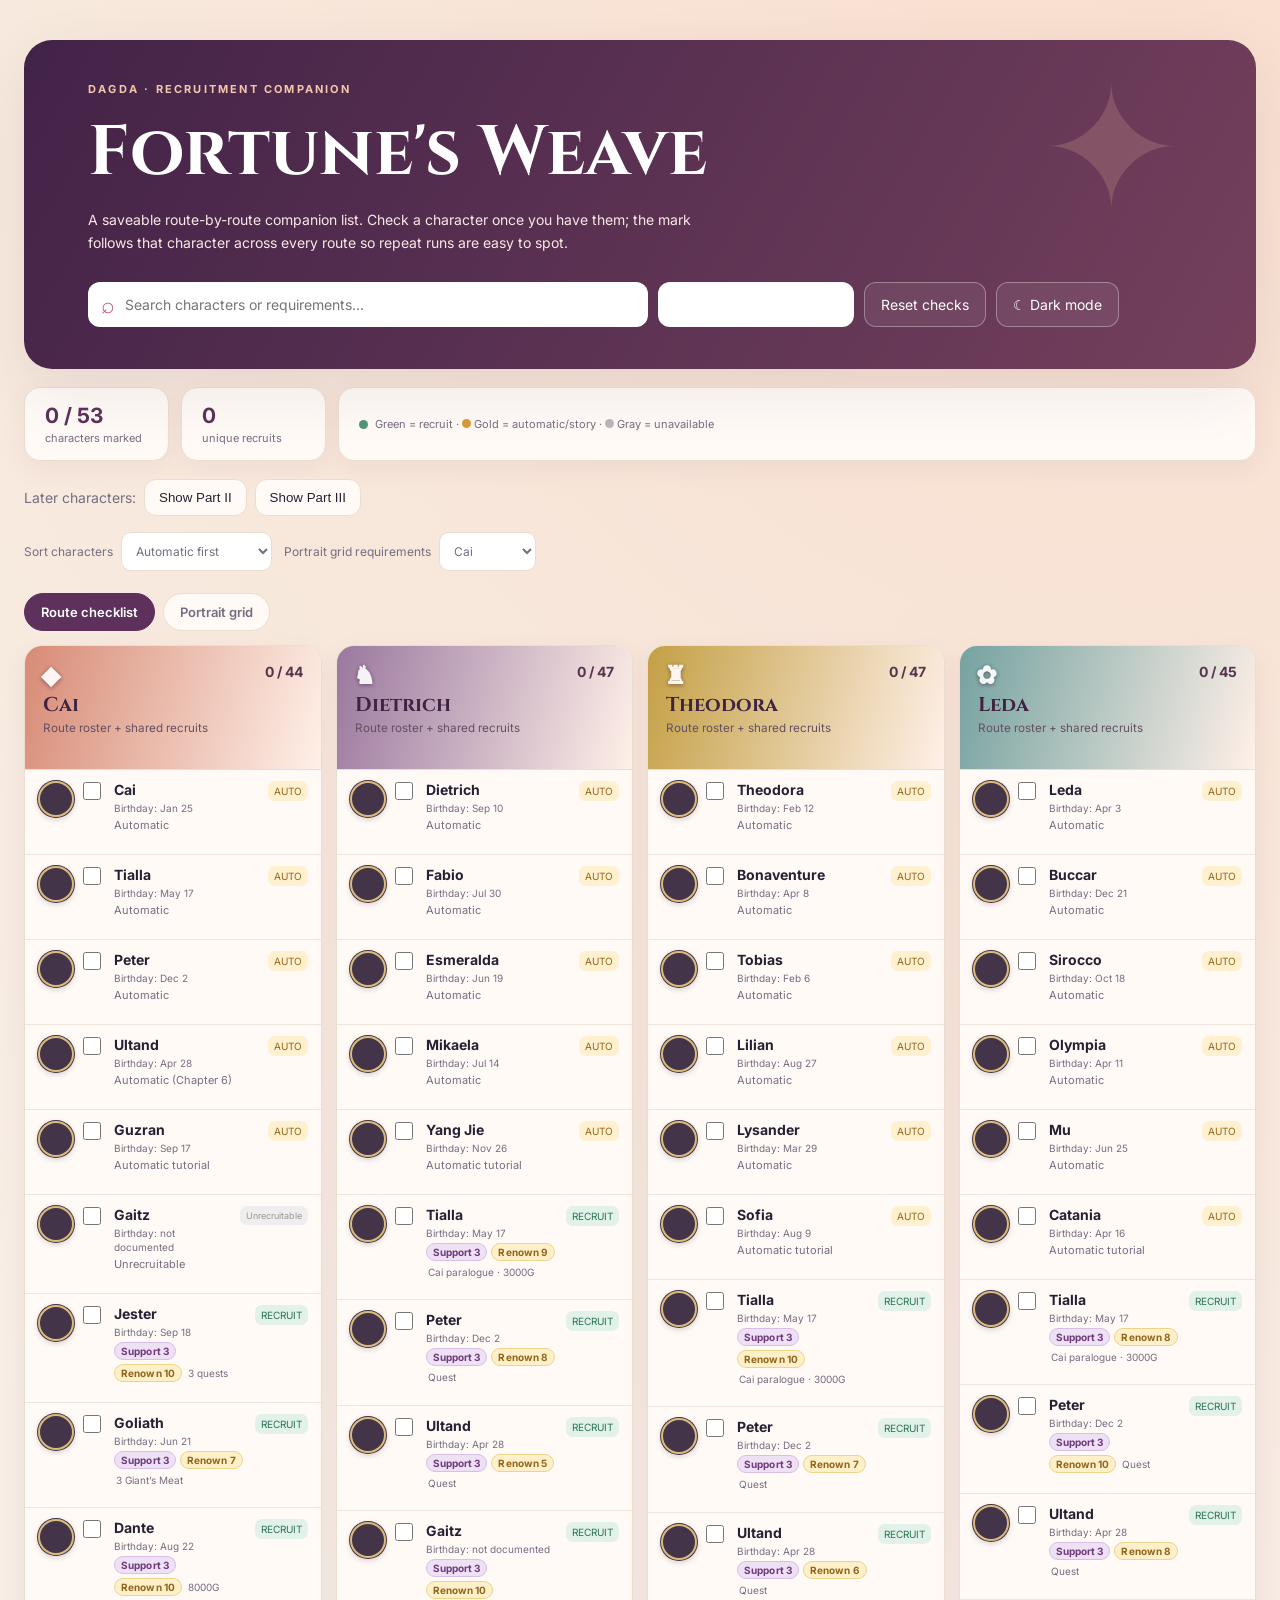
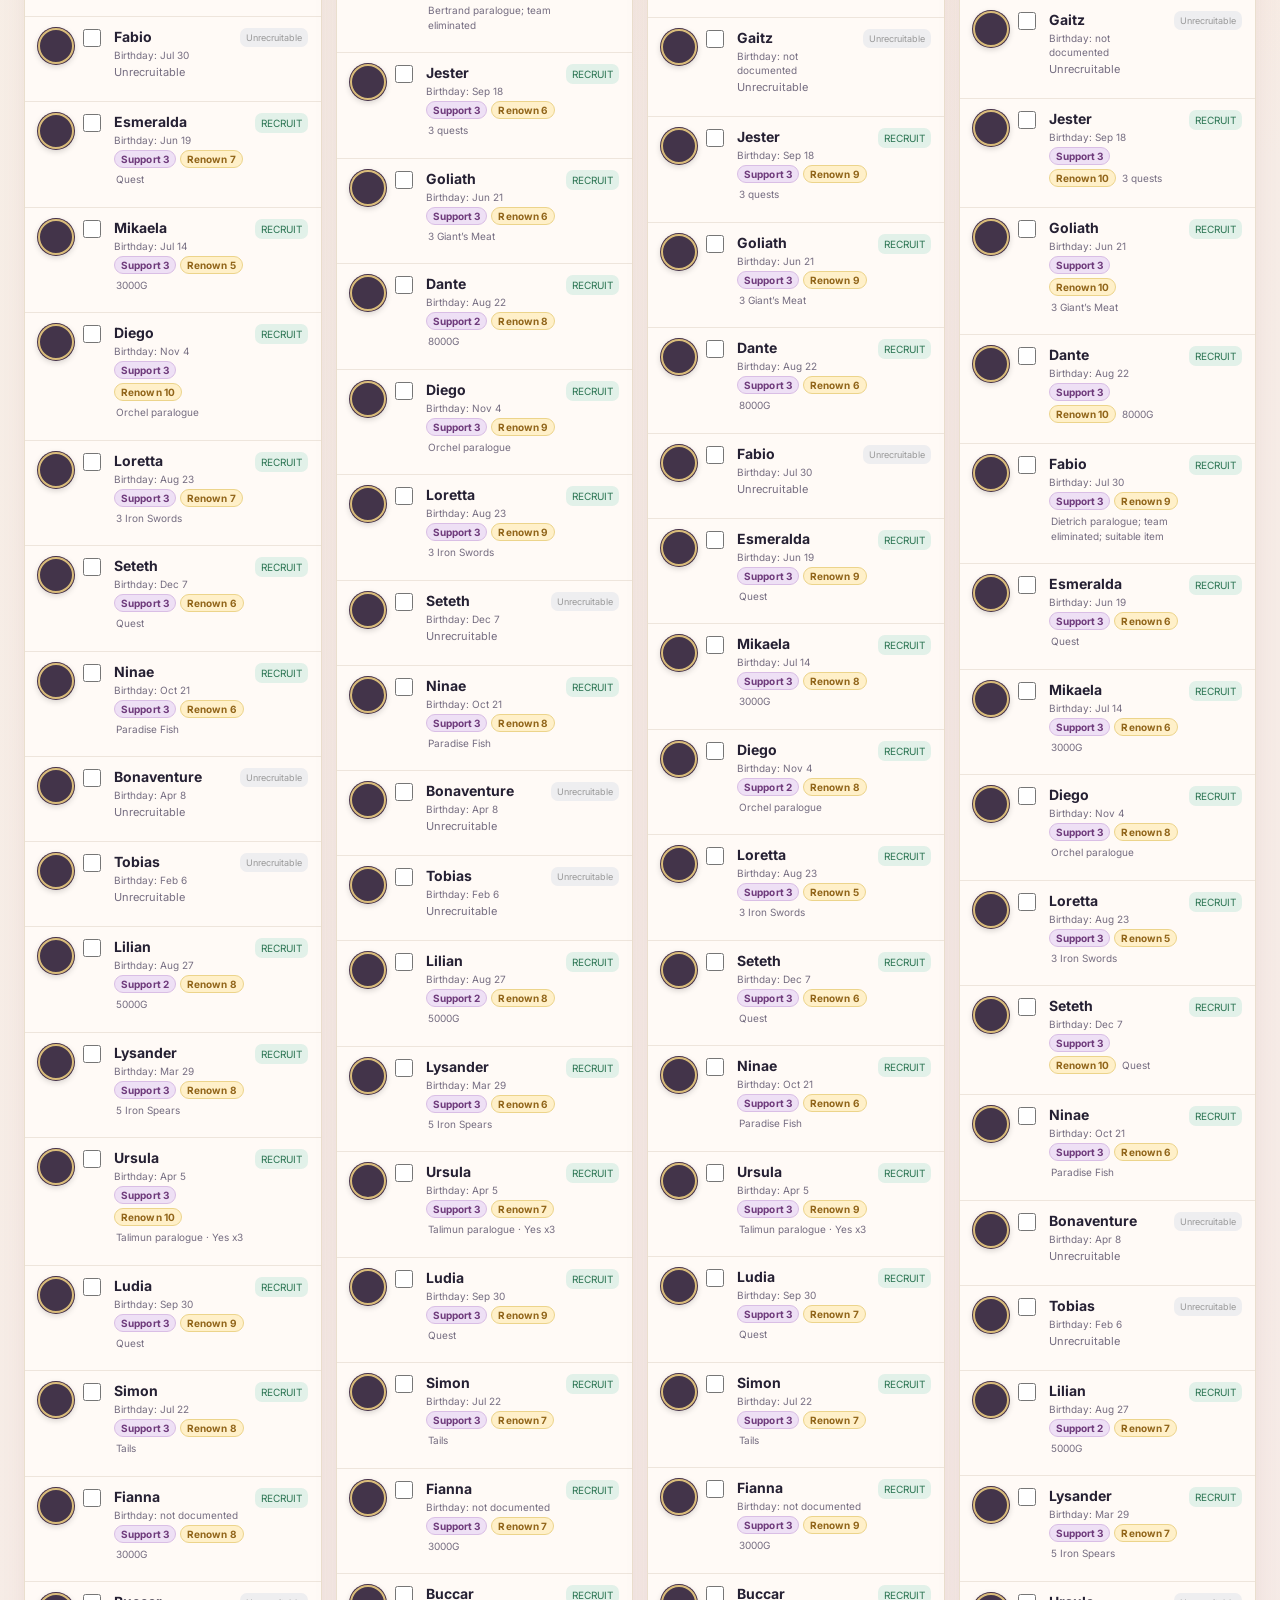
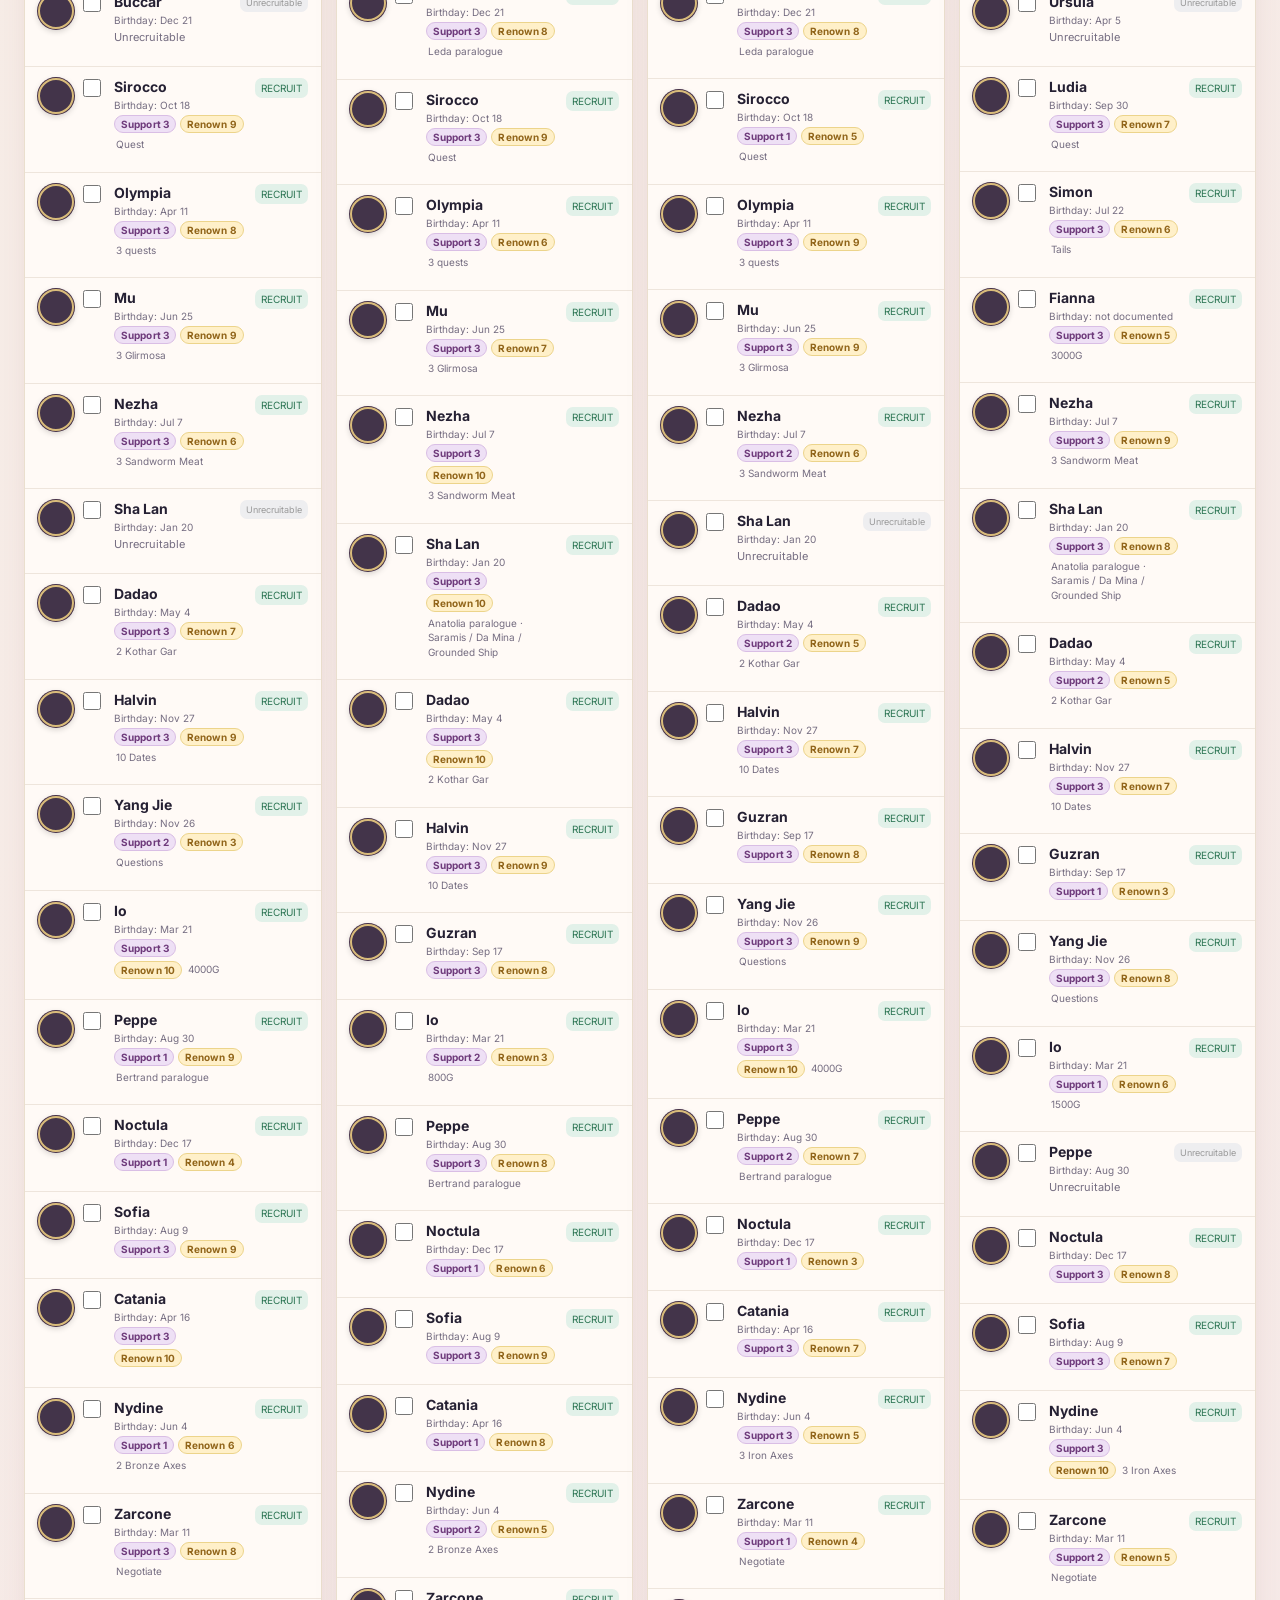
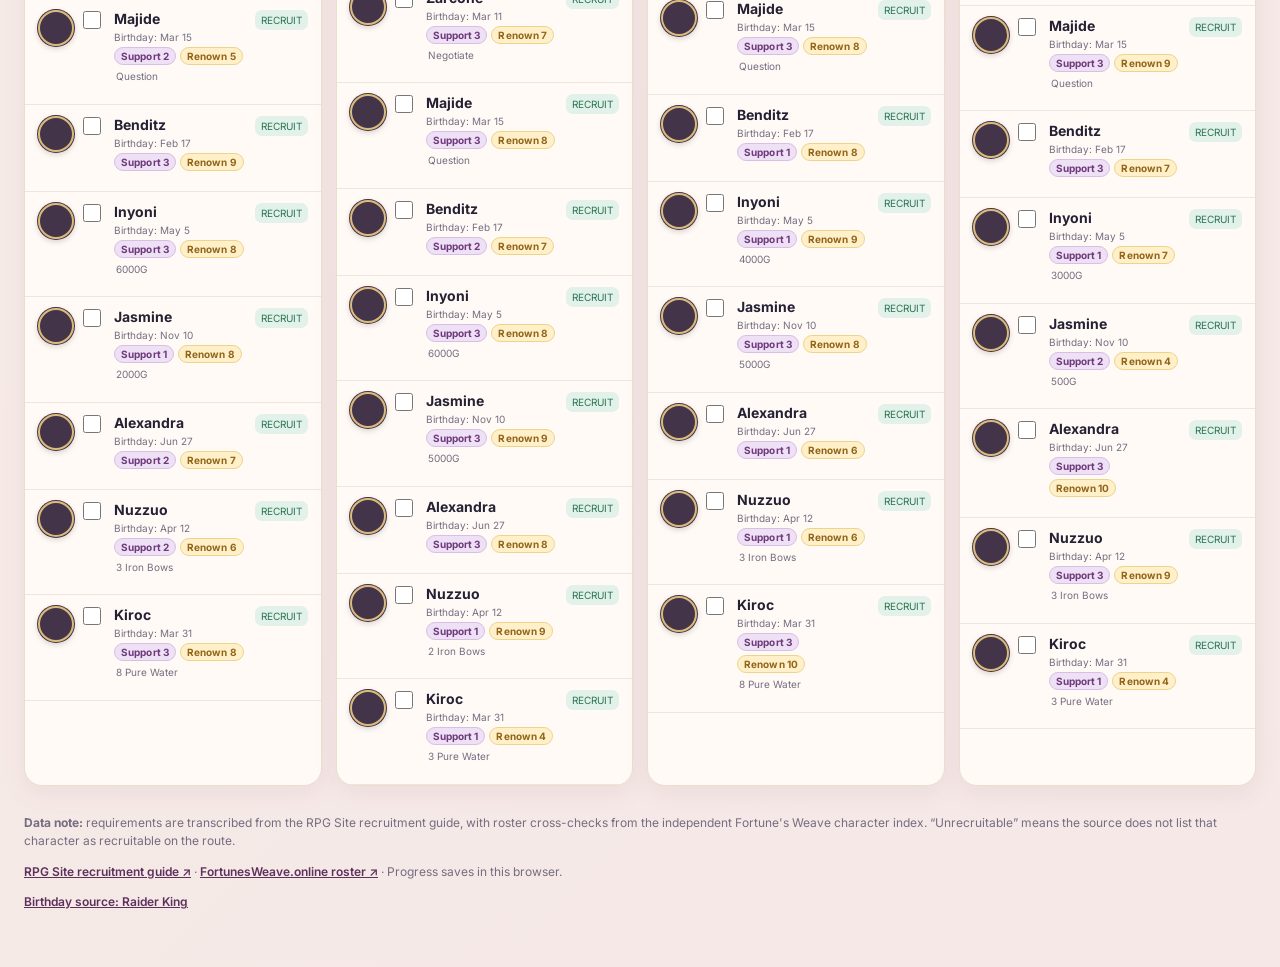
<file: fortune-weave/index.html>
<!doctype html><html lang="en"><head><meta charset="utf-8"><meta name="viewport" content="width=device-width,initial-scale=1"><title>Fortune's Weave · Recruitment Companion</title><link rel="stylesheet" href="styles.css?v=20261004-8"></head><body><main class="shell"><header class="hero"><div class="eyebrow">DAGDA · RECRUITMENT COMPANION</div><h1>Fortune's Weave</h1><p class="lede">A saveable route-by-route companion list. Check a character once you have them; the mark follows that character across every route so repeat runs are easy to spot.</p><div class="toolbar"><label class="search"><span>⌕</span><input id="search" type="search" placeholder="Search characters or requirements…"></label><select id="filter"><option value="all">Show everyone</option><option value="needed">Needed on this route</option><option value="available">Available on this route</option><option value="picked">Picked up</option></select><button id="reset" class="ghost">Reset checks</button></div></header><section class="summary"><div><strong id="overall">0 / 0</strong><span>characters marked</span></div><div><strong id="unique">0</strong><span>unique recruits</span></div><div class="tip"><span class="dot green"></span><span>Green = recruit · <span class="dot gold"></span> Gold = automatic/story · <span class="dot gray"></span> Gray = unavailable</span></div></section><section id="routes" class="routes"></section><footer><p><strong>Data note:</strong> requirements are transcribed from the RPG Site recruitment guide, with roster cross-checks from the independent Fortune's Weave character index. “Unrecruitable” means the source does not list that character as recruitable on the route.</p><p><a href="https://www.rpgsite.net/guide/21391-fire-emblem-fortunes-weave-recruitment-guide-all-characters-in-game-how-to-recruit-them" target="_blank" rel="noreferrer">RPG Site recruitment guide ↗</a> · <a href="https://fortunesweave.online/characters/" target="_blank" rel="noreferrer">FortunesWeave.online roster ↗</a> · Progress saves in this browser.</p></footer></main><script src="app.js?v=20261004-8"></script></body></html>
</file>
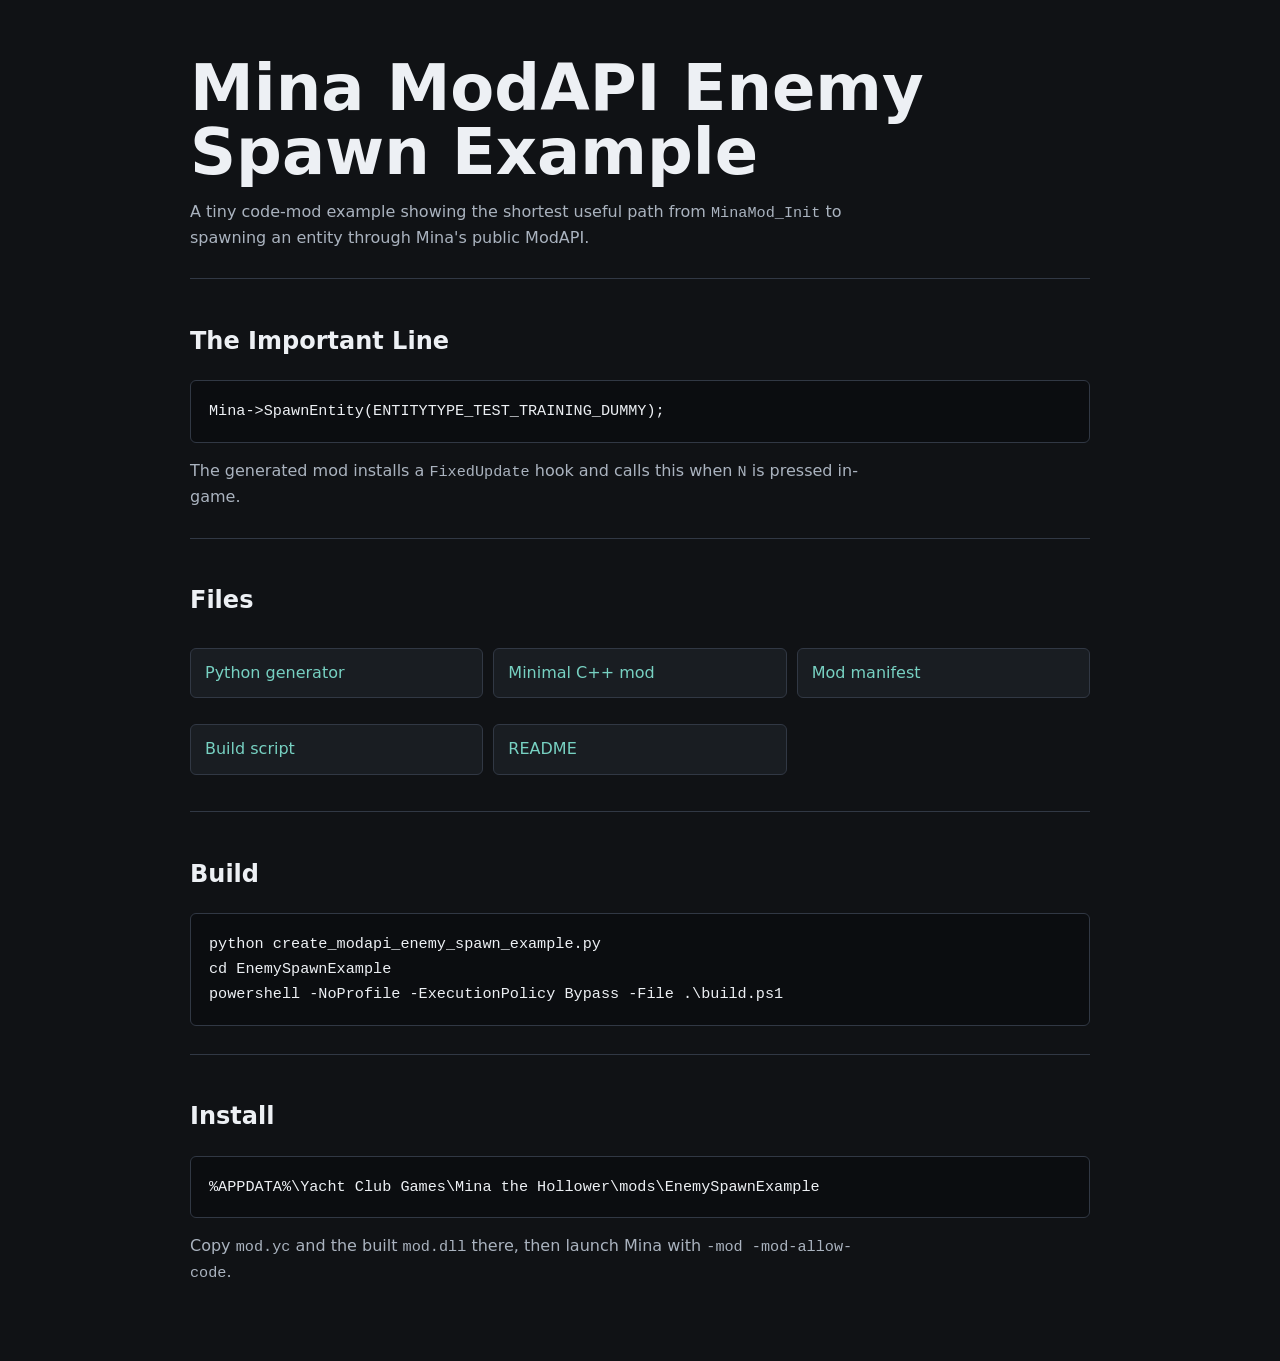
<file: mina-modapi-enemy-spawn/index.html>
<!doctype html>
<html lang="en">
<head>
  <meta charset="utf-8">
  <meta name="viewport" content="width=device-width, initial-scale=1">
  <title>Mina ModAPI Enemy Spawn Example</title>
  <style>
    :root {
      color-scheme: dark;
      --bg: #101215;
      --panel: #191d22;
      --text: #edf0f4;
      --muted: #aab3bf;
      --line: #313844;
      --accent: #77d1c2;
      --code: #0b0d10;
    }

    * {
      box-sizing: border-box;
    }

    body {
      margin: 0;
      background: var(--bg);
      color: var(--text);
      font: 16px/1.55 system-ui, -apple-system, BlinkMacSystemFont, "Segoe UI", sans-serif;
    }

    main {
      width: min(900px, calc(100% - 32px));
      margin: 0 auto;
      padding: 56px 0;
    }

    h1 {
      margin: 0 0 12px;
      font-size: clamp(2rem, 5vw, 4rem);
      line-height: 1;
      letter-spacing: 0;
    }

    p {
      max-width: 68ch;
      color: var(--muted);
    }

    a {
      color: var(--accent);
    }

    section {
      margin-top: 28px;
      padding-top: 24px;
      border-top: 1px solid var(--line);
    }

    pre {
      overflow-x: auto;
      padding: 18px;
      border: 1px solid var(--line);
      border-radius: 6px;
      background: var(--code);
    }

    code {
      font-family: ui-monospace, SFMono-Regular, Consolas, "Liberation Mono", monospace;
      font-size: 0.95rem;
    }

    ul {
      padding-left: 20px;
    }

    li {
      margin: 8px 0;
    }

    .files {
      display: grid;
      grid-template-columns: repeat(auto-fit, minmax(220px, 1fr));
      gap: 10px;
      padding: 0;
      list-style: none;
    }

    .files a {
      display: block;
      padding: 12px 14px;
      border: 1px solid var(--line);
      border-radius: 6px;
      background: var(--panel);
      text-decoration: none;
    }
  </style>
</head>
<body>
  <main>
    <h1>Mina ModAPI Enemy Spawn Example</h1>
    <p>
      A tiny code-mod example showing the shortest useful path from
      <code>MinaMod_Init</code> to spawning an entity through Mina's public ModAPI.
    </p>

    <section>
      <h2>The Important Line</h2>
      <pre><code>Mina-&gt;SpawnEntity(ENTITYTYPE_TEST_TRAINING_DUMMY);</code></pre>
      <p>
        The generated mod installs a <code>FixedUpdate</code> hook and calls this
        when <code>N</code> is pressed in-game.
      </p>
    </section>

    <section>
      <h2>Files</h2>
      <ul class="files">
        <li><a href="create_modapi_enemy_spawn_example.py">Python generator</a></li>
        <li><a href="EnemySpawnExample/src/mod.cpp">Minimal C++ mod</a></li>
        <li><a href="EnemySpawnExample/mod.yc">Mod manifest</a></li>
        <li><a href="EnemySpawnExample/build.ps1">Build script</a></li>
        <li><a href="EnemySpawnExample/README.md">README</a></li>
      </ul>
    </section>

    <section>
      <h2>Build</h2>
      <pre><code>python create_modapi_enemy_spawn_example.py
cd EnemySpawnExample
powershell -NoProfile -ExecutionPolicy Bypass -File .\build.ps1</code></pre>
    </section>

    <section>
      <h2>Install</h2>
      <pre><code>%APPDATA%\Yacht Club Games\Mina the Hollower\mods\EnemySpawnExample</code></pre>
      <p>
        Copy <code>mod.yc</code> and the built <code>mod.dll</code> there, then
        launch Mina with <code>-mod -mod-allow-code</code>.
      </p>
    </section>
  </main>
</body>
</html>
</file>
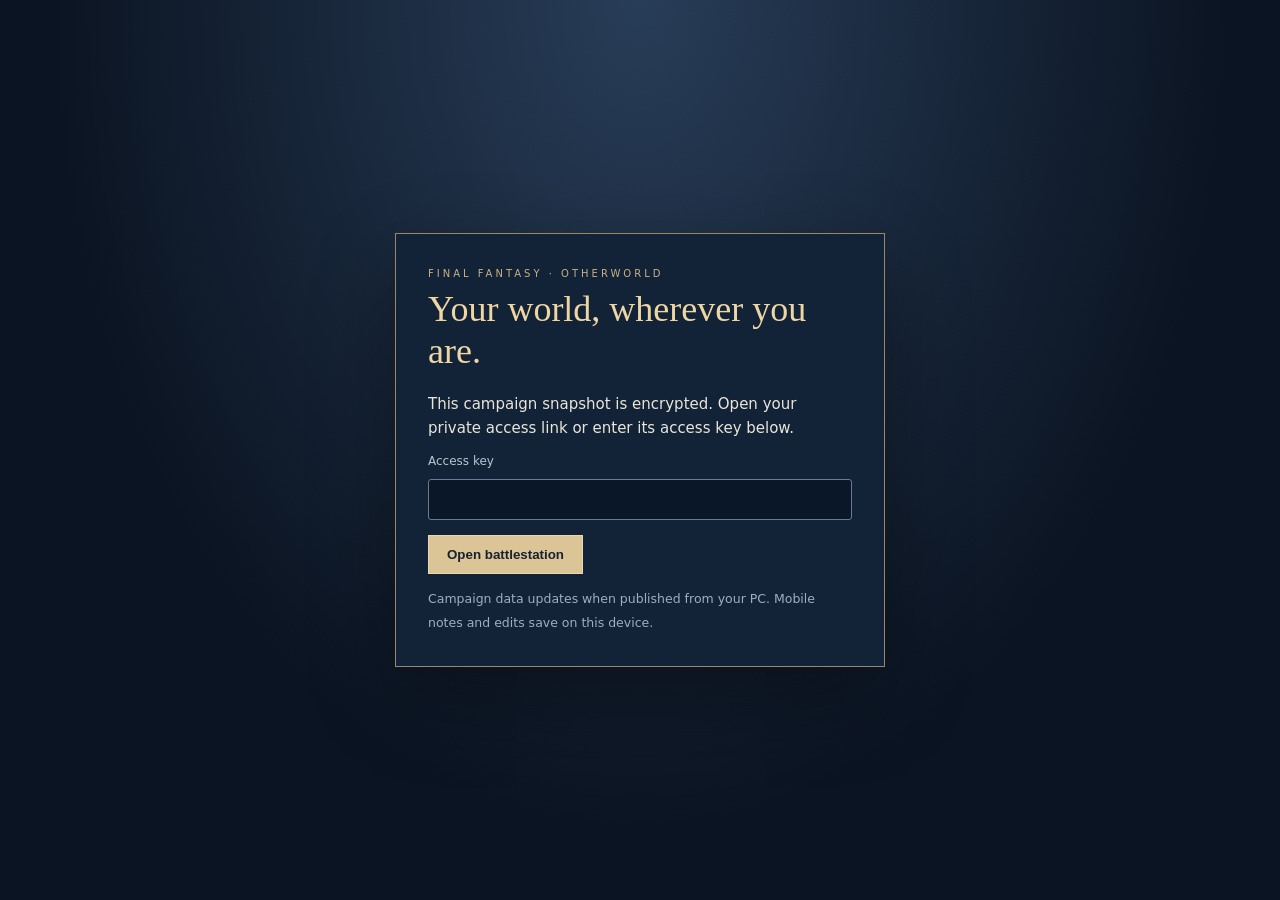
<file: otherworld/index.html>
<!doctype html><html lang="en"><head><meta charset="utf-8"><meta name="viewport" content="width=device-width,initial-scale=1"><meta name="robots" content="noindex,nofollow"><title>Otherworld · Remote Battlestation</title><style>*{box-sizing:border-box}body{margin:0;min-height:100dvh;display:grid;place-items:center;background:radial-gradient(ellipse at top,#283d58,#0b1422 65%);color:#e8e5da;font:15px/1.6 system-ui,sans-serif;padding:20px}.gate{max-width:490px;width:100%;padding:32px;border:1px solid #998768;background:#132337;box-shadow:0 30px 80px #0005}h1{font:36px Georgia,serif;color:#eed6a4;margin:6px 0 20px}.eyebrow{font-size:10px;letter-spacing:3px;color:#c7b184}label{display:block;font-size:12px;color:#b6c4d3}input{width:100%;padding:12px;background:#0a1729;color:white;border:1px solid #687b94;margin:8px 0 15px;border-radius:3px}button{background:#dbc495;border:1px solid #e8d7b1;color:#182332;padding:11px 18px;cursor:pointer;font-weight:600}button:disabled{opacity:.5}small{color:#9aafc5}#status{font-size:12px;color:#c5d3dc}p{margin:12px 0}a{color:#d8c798}</style></head><body><main class="gate"><div class="eyebrow">FINAL FANTASY · OTHERWORLD</div><h1>Your world, wherever you are.</h1><p>This campaign snapshot is encrypted. Open your private access link or enter its access key below.</p><form id="unlock"><label for="key">Access key<input id="key" type="password" autocomplete="off" spellcheck="false" required></label><button id="open">Open battlestation</button></form><p id="status" role="status"></p><small>Campaign data updates when published from your PC. Mobile notes and edits save on this device.</small></main><script>
const input=document.getElementById('key'),status=document.getElementById('status'),button=document.getElementById('open');
const fragment=new URLSearchParams(location.hash.slice(1));if(fragment.get('key'))input.value=fragment.get('key');
document.getElementById('unlock').onsubmit=async e=>{e.preventDefault();button.disabled=true;status.textContent='Downloading encrypted campaign snapshot…';try{
 const raw=input.value.trim();if(!/^[A-Za-z0-9_-]{43}$/.test(raw))throw Error('Enter the complete access key from your private link.');
 const response=await fetch('snapshot.bin',{cache:'no-store'});if(!response.ok)throw Error('Snapshot is not available yet. Retry after GitHub Pages finishes publishing.');
 const data=new Uint8Array(await response.arrayBuffer());status.textContent='Unlocking your campaign…';
 const bytes=Uint8Array.from(atob(raw.replace(/-/g,'+').replace(/_/g,'/')+'='),c=>c.charCodeAt(0));
 const key=await crypto.subtle.importKey('raw',bytes,'AES-GCM',false,['decrypt']);
 const decoded=await crypto.subtle.decrypt({name:'AES-GCM',iv:data.slice(0,12)},key,data.slice(12));
 const bundle=JSON.parse(new TextDecoder().decode(decoded));
 const pdf=Uint8Array.from(atob(bundle.pdf),c=>c.charCodeAt(0));const pdfUrl=URL.createObjectURL(new Blob([pdf],{type:'application/pdf'}));
 const html=bundle.html.replaceAll('__OTHERWORLD_PDF_URL__',pdfUrl);
 history.replaceState(null,'',location.pathname+location.search);
 document.open();document.write(html);document.close();
}catch(error){status.textContent=error.name==='OperationError'?'The key could not unlock this snapshot. Check your private access link.':error.message;button.disabled=false;}};
if(input.value)document.getElementById('unlock').requestSubmit();
</script></body></html>
</file>
<file: fortune-weave/styles.css>
@import url('https://fonts.googleapis.com/css2?family=Cinzel:wght@500;700&family=Inter:wght@400;500;600;700&display=swap');
:root{--ink:#252033;--muted:#756d81;--line:#eadfce;--plum:#5d315c;--green:#4e9876;--gold:#d99b36}*{box-sizing:border-box}body{margin:0;background:radial-gradient(circle at 90% 0,#f9dfcf,transparent 30%),linear-gradient(135deg,#f7efe5,#f5e8e7);color:var(--ink);font:14px Inter,system-ui,sans-serif}.shell{max-width:1500px;margin:auto;padding:40px 24px 55px}.hero{background:linear-gradient(120deg,#422348,#74405c);border-radius:28px;padding:42px clamp(24px,5vw,64px);color:#fff;box-shadow:0 20px 60px #45274818;position:relative;overflow:hidden}.hero:after{content:'✦';position:absolute;right:6%;top:10px;color:#f7c6a6;font-size:170px;opacity:.18;font-family:serif}.eyebrow{letter-spacing:.2em;font-size:11px;font-weight:700;color:#f4c7aa}.hero h1{font:700 clamp(38px,6vw,70px) Cinzel,serif;margin:10px 0 8px}.lede{max-width:650px;color:#f9e9e5;line-height:1.65;margin:0 0 28px}.toolbar{display:flex;gap:10px;flex-wrap:wrap;position:relative;z-index:1}.search{display:flex;align-items:center;background:#fff;color:var(--ink);border-radius:12px;padding:0 13px;flex:1 1 290px;max-width:560px}.search span{font-size:23px;color:#c75c73}input,select{border:0;background:transparent;padding:13px 10px;font:inherit;color:inherit;outline:0;width:100%}select{background:#fff;border-radius:12px;padding:13px 16px;width:auto}.ghost{border:1px solid #ffffff55;background:#ffffff12;color:#fff;border-radius:12px;padding:0 16px;font:inherit;cursor:pointer}.summary{display:flex;gap:12px;align-items:stretch;margin:18px 0}.summary>div{background:#fffaf6;border:1px solid var(--line);border-radius:16px;padding:15px 20px;min-width:145px;box-shadow:0 8px 24px #8b526414}.summary strong{display:block;font-size:21px;color:var(--plum)}.summary span{font-size:11px;color:var(--muted)}.summary .tip{display:flex;align-items:center;gap:7px;flex:1;line-height:1.5}.dot{display:inline-block;width:9px;height:9px;border-radius:50%;background:#bdb6b8}.green{background:var(--green)}.gold{background:var(--gold)}.routes{display:grid;grid-template-columns:repeat(4,minmax(240px,1fr));gap:14px}.route{background:#fffaf6;border:1px solid var(--line);border-radius:18px;overflow:hidden;box-shadow:0 8px 24px #8b526414}.route-head{min-height:124px;padding:17px 18px;background:linear-gradient(105deg,var(--route),#fff0e8);border-bottom:1px solid var(--line);position:relative;overflow:hidden}.route-head:before{content:'';position:absolute;right:-5px;bottom:-25px;width:132px;height:155px;background-size:contain;background-position:center bottom;background-repeat:no-repeat;opacity:.88;filter:drop-shadow(-8px 4px 4px #3b203326)}.route:nth-child(1) .route-head:before{background-image:url('https://cdn.fireemblemwiki.org/thumb/6/66/FEFW_Cai.png/800px-FEFW_Cai.png')}.route:nth-child(2) .route-head:before{background-image:url('https://images.rpgsite.net/image/da49c9a1/171612/original/Fire-Emblem-Fortunes-Weave_characters_Dietrich.jpg')}.route:nth-child(3) .route-head:before{background-image:url('https://cdn.fireemblemwiki.org/thumb/8/82/FEFW_Theodora.png/400px-FEFW_Theodora.png')}.route:nth-child(4) .route-head:before{background-image:url('https://images.rpgsite.net/image/da49c9a1/171752/original/Fire-Emblem-Fortunes-Weave_characters_Leda.jpg')}.route-head:after{position:absolute;left:16px;top:15px;font:700 25px Georgia,serif;color:#fff;text-shadow:0 1px 4px #3b203399;opacity:.9}.route:nth-child(1) .route-head:after{content:'◆'}.route:nth-child(2) .route-head:after{content:'♞'}.route:nth-child(3) .route-head:after{content:'♜'}.route:nth-child(4) .route-head:after{content:'✿'}.route-head h2{font:700 20px Cinzel,serif;margin:28px 0 0;color:#3f2343;position:relative;z-index:1}.route-head small{color:#654f62;position:relative;z-index:1}.route-head .count{float:right;font-weight:700;color:#56354e;position:relative;z-index:1}.card{padding:11px 13px;border-bottom:1px solid #eee5dc;display:grid;grid-template-columns:22px 1fr auto;gap:9px;align-items:start}.card.hidden{display:none}.card.picked .name{text-decoration:line-through;color:#a69ca0}.card input{width:18px;height:18px;margin:1px 0;accent-color:var(--green);cursor:pointer}.name{font-weight:700}.meta{font-size:11px;color:var(--muted);line-height:1.45;margin-top:3px}.badge{font-size:10px;padding:4px 6px;border-radius:7px;white-space:nowrap;background:#e2f1e9;color:#2e7655}.badge.auto{background:#fff0cf;color:#95671c}.badge.na{background:#eeeef0;color:#999}.card.picked{background:#f1faf4}footer{margin-top:28px;color:var(--muted);font-size:12px;line-height:1.55}footer a{color:var(--plum);font-weight:600}@media(max-width:1100px){.routes{grid-template-columns:repeat(2,minmax(240px,1fr))}}@media(max-width:620px){.shell{padding:18px 12px 35px}.hero{padding:30px 20px}.summary{flex-wrap:wrap}.summary>div{flex:1}.summary .tip{flex-basis:100%}.routes{grid-template-columns:1fr}.hero h1{font-size:42px}}
.portrait{width:30px;height:30px;border-radius:50%;display:grid;place-items:center;background:linear-gradient(145deg,var(--route,#74405c),#f1c8b4);color:#fff;font:700 10px Cinzel,serif;letter-spacing:.03em;box-shadow:inset 0 0 0 2px #fff9,0 2px 5px #3b203322;grid-column:1;grid-row:1 / span 2}.card{grid-template-columns:30px 22px 1fr auto}.card input{grid-column:2;grid-row:1 / span 2}.card .name,.card .meta{grid-column:3}.card .badge{grid-column:4;grid-row:1 / span 2}.card.picked .portrait{filter:grayscale(.7);opacity:.65}@media(max-width:620px){.card{grid-template-columns:30px 22px 1fr}.card .badge{grid-column:3;grid-row:2;justify-self:start}}
.meta{display:flex;gap:4px;flex-wrap:wrap;align-items:center}.req{display:inline-flex;align-items:center;border-radius:999px;padding:3px 6px;font-size:10px;font-weight:700;letter-spacing:.01em;line-height:1}.req.support{background:#eee0f5;color:#6e3a7b;border:1px solid #d9bee5}.req.renown{background:#fff0c9;color:#91651a;border:1px solid #ecd48b}.req-note{font-size:10px;color:var(--muted);margin-left:2px}
body.dark{--ink:#eee8f1;--muted:#b6aab9;--line:#493c4e;background:radial-gradient(circle at 90% 0,#462f45,transparent 34%),#17131b;color:var(--ink)}body.dark .hero{background:linear-gradient(120deg,#24162b,#492a45)}body.dark .summary>div,body.dark .route{background:#211b25;border-color:var(--line);box-shadow:0 8px 24px #0005}body.dark .route-head{background:linear-gradient(105deg,color-mix(in srgb,var(--route) 72%,#16121b),#2b202f)}body.dark .route-head h2,body.dark .route-head small,body.dark .route-head .count{color:#f7edf4}body.dark .card{border-color:#382d3b}body.dark .card.picked{background:#193027}body.dark .search,body.dark select{background:#2b2430;color:#f4edf5}body.dark input::placeholder{color:#a99aaa}body.dark .req-note{color:#b6aab9}body.dark footer a{color:#e8acd4}.dark-toggle{white-space:nowrap}
.view-tabs{display:flex;gap:8px;margin:22px 0 14px}.view-tab{border:1px solid var(--line);background:#fffaf6;color:var(--muted);border-radius:999px;padding:10px 16px;font:600 13px Inter,system-ui;cursor:pointer}.view-tab.active{background:var(--plum);border-color:var(--plum);color:#fff}.hidden-view{display:none!important}.portrait-grid{background:#fffaf6;border:1px solid var(--line);border-radius:18px;padding:20px;box-shadow:0 8px 24px #8b526414}.grid-intro{display:flex;justify-content:space-between;align-items:end;gap:18px;border-bottom:1px solid var(--line);padding:0 4px 16px;margin-bottom:16px}.grid-intro h2{font:700 23px Cinzel,serif;margin:0;color:var(--plum)}.grid-intro p{margin:5px 0 0;color:var(--muted);font-size:12px}.grid-intro strong{white-space:nowrap;color:var(--plum)}.grid-items{display:grid;grid-template-columns:repeat(auto-fill,minmax(108px,1fr));gap:10px}.grid-tile{min-height:126px;border:1px solid var(--line);border-radius:14px;background:linear-gradient(145deg,#fff,#f8e9e2);color:var(--ink);padding:12px 8px 9px;cursor:pointer;position:relative;display:flex;align-items:center;flex-direction:column;gap:7px;transition:transform .15s,filter .15s,background .15s}.grid-tile:hover{transform:translateY(-2px);border-color:#bd789d}.grid-portrait{width:70px;height:70px;border-radius:50%;display:grid;place-items:center;background:linear-gradient(145deg,#5d315c,#d17887 55%,#edc386);color:#fff;font:700 21px Cinzel,serif;box-shadow:0 4px 12px #3b203326,inset 0 0 0 3px #ffffffaa}.grid-name{font-size:11px;font-weight:700;text-align:center;line-height:1.15}.grid-check{position:absolute;right:7px;top:7px;width:22px;height:22px;display:grid;place-items:center;border-radius:50%;background:var(--green);color:#fff;font-weight:800;opacity:0;transform:scale(.7);transition:.15s}.grid-tile.collected{filter:grayscale(.85);background:#e1dbdf;color:#766d78}.grid-tile.collected .grid-portrait{filter:brightness(.42) grayscale(.8);box-shadow:inset 0 0 0 3px #ffffff44}.grid-tile.collected .grid-check{opacity:1;transform:scale(1)}.empty-grid{grid-column:1/-1;text-align:center;color:var(--muted);padding:30px}@media(max-width:620px){.view-tabs{position:sticky;top:0;z-index:4;background:#f7ece8;padding:8px 0;margin:12px 0}.view-tab{flex:1;padding:11px 8px}.portrait-grid{padding:12px}.grid-intro{align-items:start;flex-direction:column;gap:7px}.grid-items{grid-template-columns:repeat(3,minmax(0,1fr));gap:7px}.grid-tile{min-height:114px;padding:9px 4px}.grid-portrait{width:58px;height:58px;font-size:18px}.grid-name{font-size:10px}body.dark .view-tabs{background:#17131b}}
body.dark{--ink:#f7f1f8;--muted:#d1c4d4;--line:#625269}body.dark .summary>div,body.dark .portrait-grid{background:#241d29;color:#f7f1f8}body.dark .card{background:#241d29;color:#f7f1f8;border-color:#514357}body.dark .card:hover{background:#302538}body.dark .card.picked{background:#1d3a30}.dark .meta,body.dark .meta,body.dark .grid-intro p{color:#d1c4d4}body.dark .req.support{background:#6f4380;color:#fff;border-color:#b98bca}body.dark .req.renown{background:#80651f;color:#fff3bd;border-color:#d7b95b}body.dark .req-note{color:#e0d4e2}body.dark .badge{background:#285b49;color:#e8fff3;border-color:#4a997c}body.dark .badge.auto{background:#785d1d;color:#fff0ad}body.dark .badge.na{background:#4a4450;color:#e4dce7}body.dark .view-tab{background:#2b2331;color:#e5d9e8;border-color:#67566b}body.dark .view-tab.active{background:#b76da8;color:#fff;border-color:#d18bc0}body.dark .grid-tile{background:#2b2331;color:#f7f1f8;border-color:#5b4b60}body.dark .grid-tile.collected{background:#161a1a;color:#bdb3c0}body.dark select{border:1px solid #6b5870}body.dark .ghost{border-color:#c69abc;color:#fff}
img.portrait{object-fit:cover;object-position:center top;background:#5d315c}img.grid-portrait{object-fit:cover}.grid-portrait img{width:100%;height:100%;border-radius:50%;object-fit:cover;object-position:center top}body.dark .badge.auto{background:#554418;color:#f5dda0;border-color:#8b7330}body.dark .badge{background:#21483b;color:#cce8da;border-color:#39735d}body.dark .badge.na{background:#39333d;color:#c9becd;border-color:#5b5060}body.dark .req.support{background:#53345f;color:#e7cfee;border-color:#80568f}body.dark .req.renown{background:#554518;color:#eedb9d;border-color:#88702c}
.head-frame{display:block;background-repeat:no-repeat;border-radius:50%;overflow:hidden}.grid-head{width:100%;height:100%}.portrait.head-frame{background-color:#5d315c}.grid-portrait:has(.grid-head){overflow:hidden}
.head-frame{border:2px solid #d9bc7b;box-shadow:0 0 0 1px #453047,0 2px 6px #0003;background-color:#43344a!important}.grid-portrait{box-shadow:none}.grid-head{border-width:3px}.card .portrait{width:36px;height:36px}.card{grid-template-columns:36px 22px 1fr auto}body.dark .head-frame{border-color:#bda26d}@media(max-width:620px){.card{grid-template-columns:36px 22px 1fr}}
.part-controls{display:flex;align-items:center;gap:8px;flex-wrap:wrap;margin:16px 0;color:var(--muted)}.part-controls button{padding:10px 14px;border-radius:12px;border:1px solid var(--line);background:#fffaf6;color:var(--ink);cursor:pointer}.part-controls button[aria-pressed=true]{background:var(--plum);color:#fff}.later-section h2{font-family:Cinzel,serif}.later-card{display:flex;gap:12px;padding:14px;background:#fffaf6;border:1px solid var(--line);border-radius:12px;margin:8px 0}.later-card input{width:20px;accent-color:var(--green)}.later-card small{display:block;color:var(--muted);margin-top:4px}body.dark .part-controls button,body.dark .later-card{background:#241d29;color:var(--ink)}.badge.na{white-space:normal;font-size:9px;max-width:78px}
.birthday{display:block;font-size:10px;line-height:1.4;color:var(--muted);margin:3px 0}.grid-tile .birthday{font-size:9px;margin:0}
.sort-controls{display:flex;gap:12px;flex-wrap:wrap;margin:14px 0}.sort-controls label{display:flex;gap:8px;align-items:center;color:var(--muted);font-size:12px}.sort-controls select{border:1px solid var(--line);padding:10px;border-radius:10px}@media(max-width:620px){.sort-controls label{width:100%;justify-content:space-between}.sort-controls select{max-width:60%;font-size:12px}}
</file>
